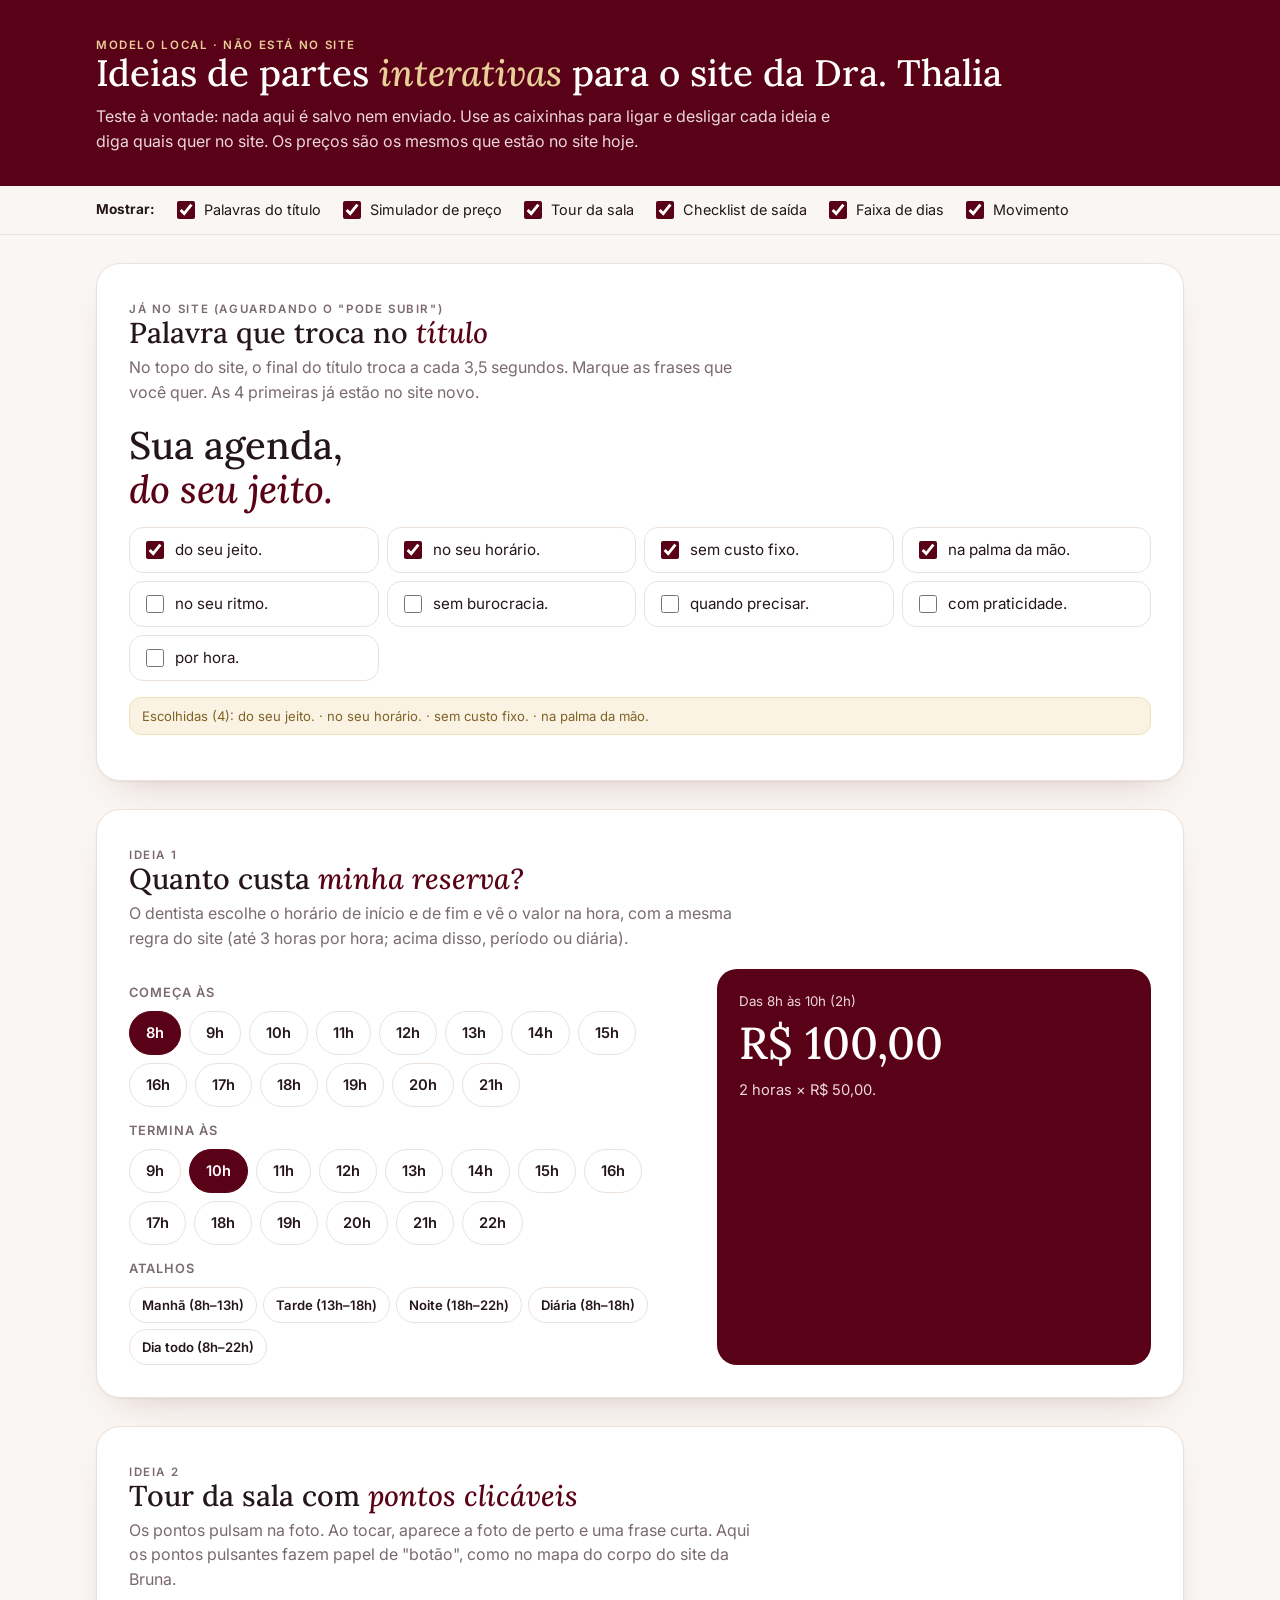
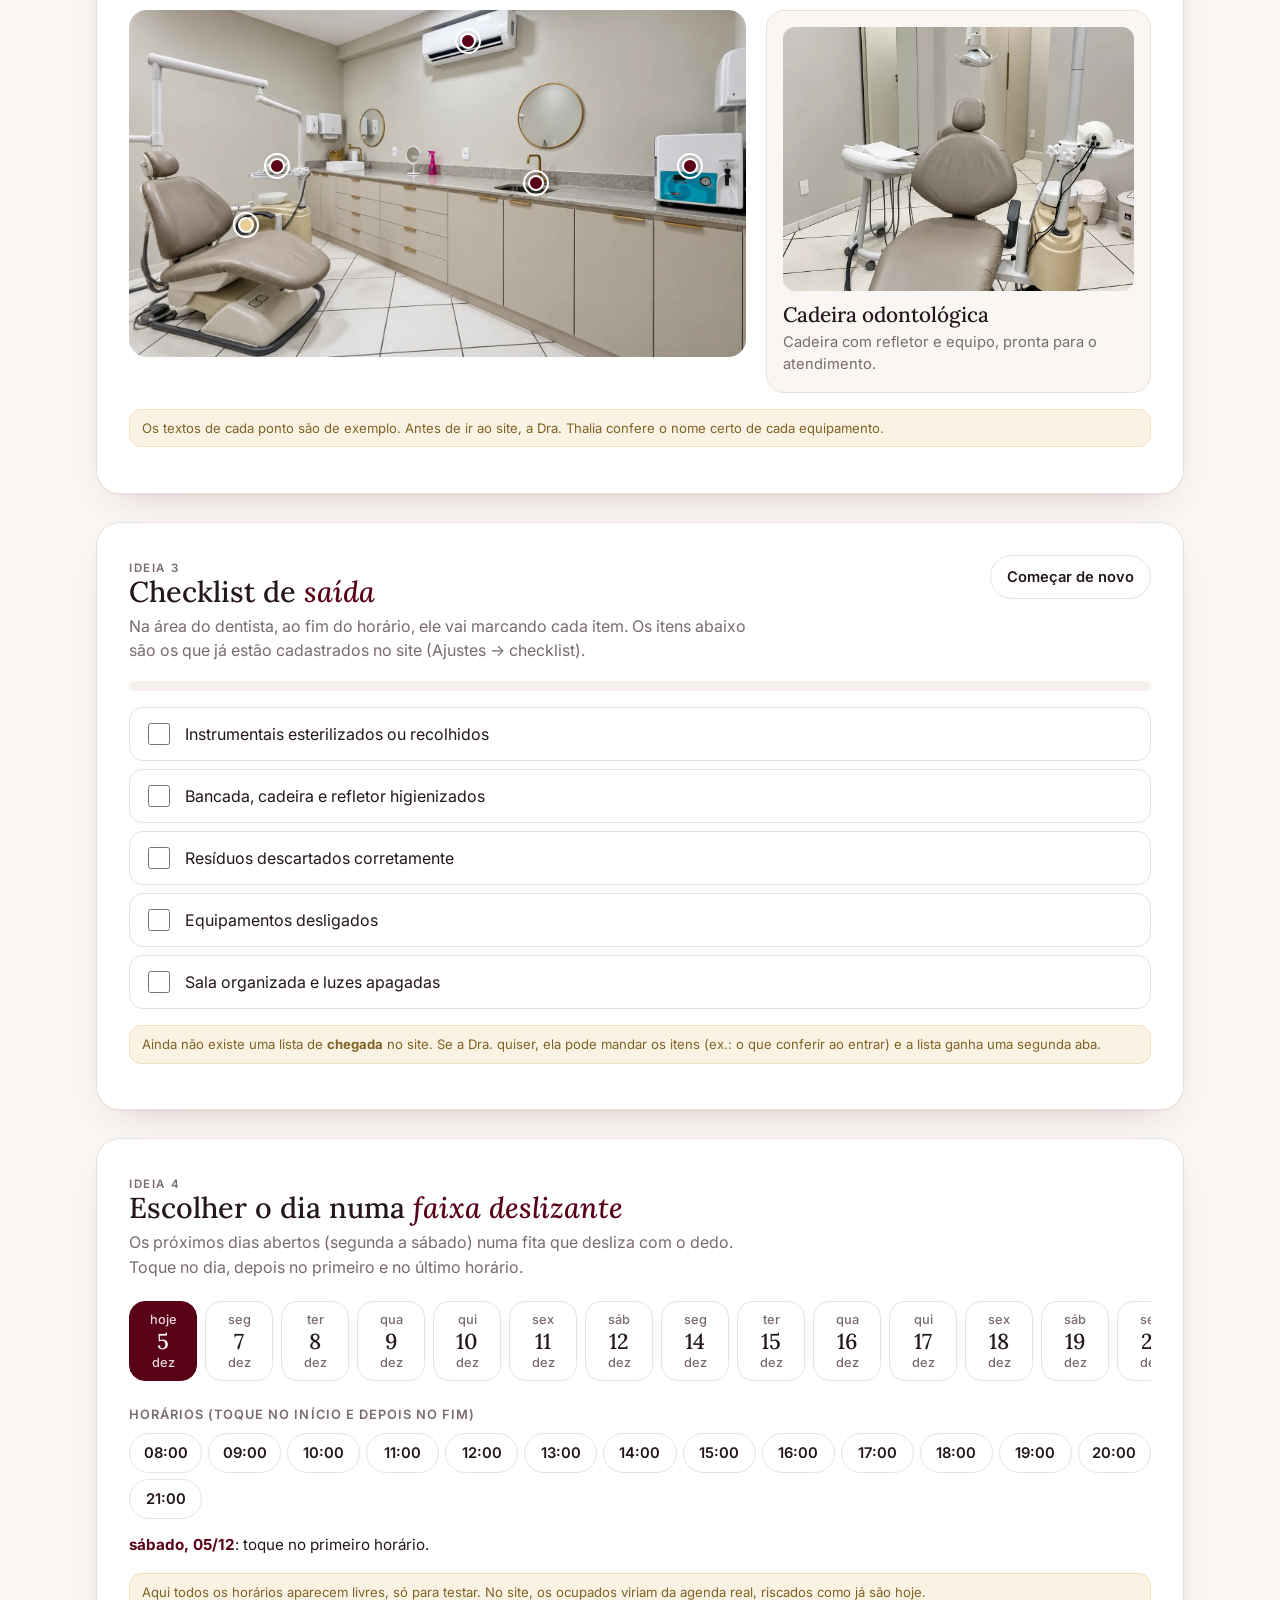
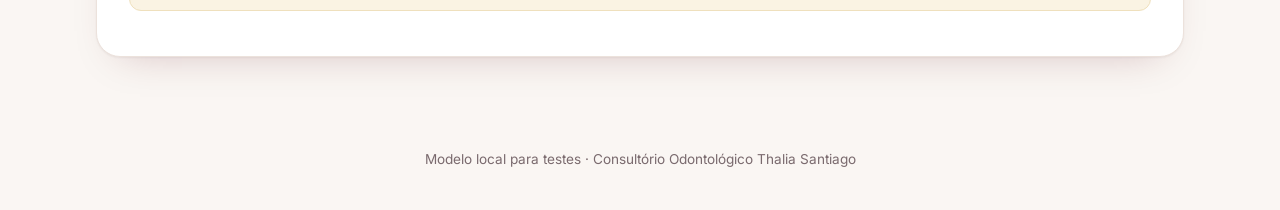
<file: docs/modelos/interativos.html>
<!doctype html>
<html lang="pt-BR">
<head>
<meta charset="utf-8">
<meta name="viewport" content="width=device-width,initial-scale=1">
<title>Modelo: interativos · Dra. Thalia</title>
<meta name="robots" content="noindex">
<link rel="stylesheet" href="https://fonts.googleapis.com/css2?family=Lora:ital,wght@0,500;0,600;1,500&family=Inter:wght@400;500;600&display=swap">
<style>
:root{--bg:#faf6f3;--soft:#f5eeea;--surface:#fff;--ink:#24161a;--muted:#7a6a6e;--line:#ece2dc;--accent:#590117;--accent-h:#6d0d26;--accent-soft:#f6ebee;--hi:#e8cf98;--gold-ink:#806226;--ok:#1f6b45;--ok-soft:#e5f2ea;--fd:"Lora",Georgia,serif;--fb:"Inter",system-ui,sans-serif;--sh:0 1px 2px rgba(36,22,26,.05),0 18px 40px -24px rgba(89,1,23,.25)}
*{box-sizing:border-box}
body{margin:0;background:var(--bg);color:var(--ink);font:400 16px/1.55 var(--fb)}
h1,h2,h3{font-family:var(--fd);font-weight:500;line-height:1.15;margin:0}
h1 em,h2 em{color:var(--accent);font-style:italic}
.in{max-width:1120px;margin:0 auto;padding:0 16px}
header.top{background:var(--accent);color:#fff;padding:28px 0 32px}
header.top h1{font-size:clamp(1.6rem,4vw,2.3rem);color:#fff}
header.top h1 em{color:var(--hi)}
header.top p{color:#ecd7da;margin:10px 0 0;max-width:46em}
.eyebrow{font:600 .72rem var(--fb);letter-spacing:.14em;text-transform:uppercase;color:var(--gold-ink);margin:0 0 8px}
header.top .eyebrow{color:var(--hi)}
.liga{position:sticky;top:0;z-index:5;background:rgba(250,246,243,.95);backdrop-filter:blur(6px);border-bottom:1px solid var(--line)}
.liga .in{display:flex;flex-wrap:wrap;gap:8px 18px;padding-block:12px;align-items:center}
.liga b{font-size:.85rem}
.liga label{display:inline-flex;gap:6px;align-items:center;font-size:.9rem;cursor:pointer}
.liga input{accent-color:var(--accent);width:18px;height:18px}
main{padding:28px 0 64px}
.card{background:var(--surface);border:1px solid var(--line);border-radius:24px;padding:clamp(18px,3vw,32px);box-shadow:var(--sh);margin-bottom:28px}
.card[hidden]{display:none}
.card>.head{display:flex;flex-wrap:wrap;justify-content:space-between;gap:8px 20px;margin-bottom:18px}
.card>.head h2{font-size:clamp(1.35rem,3vw,1.8rem)}
.card>.head>.btn{align-self:start}
.card>.head p{margin:6px 0 0;color:var(--muted);max-width:40em}
.nota{font-size:.82rem;color:var(--gold-ink);background:#faf3e3;border:1px solid #efe0bd;border-radius:12px;padding:8px 12px;margin-top:16px}
.btn{font:600 .92rem var(--fb);border-radius:999px;border:1px solid var(--line);background:var(--surface);color:var(--ink);padding:10px 16px;cursor:pointer;min-height:44px}
.btn:hover{border-color:var(--accent)}
.btn[aria-pressed="true"],.btn.on{background:var(--accent);border-color:var(--accent);color:#fff}
.btn:disabled{opacity:.35;cursor:not-allowed}
.chips{display:flex;flex-wrap:wrap;gap:8px}
.lbl{font-size:.8rem;font-weight:600;color:var(--muted);margin:14px 0 8px;text-transform:uppercase;letter-spacing:.08em}

/* Palavras */
.prev{font:500 clamp(1.5rem,4vw,2.4rem)/1.15 var(--fd);margin:6px 0 16px}
.prev em{color:var(--accent);font-style:italic;display:block;transition:opacity .45s,transform .45s}
.prev em.sai{opacity:0;transform:translateY(10px)}
.ops{display:grid;grid-template-columns:repeat(auto-fill,minmax(200px,1fr));gap:8px}
.ops label{display:flex;gap:8px;align-items:center;border:1px solid var(--line);border-radius:14px;padding:10px 12px;cursor:pointer;font-size:.95rem}
.ops input{accent-color:var(--accent);width:18px;height:18px}

/* Simulador */
.sim{display:grid;grid-template-columns:minmax(0,1.3fr) minmax(0,1fr);gap:24px}
.res{background:var(--accent);color:#fff;border-radius:20px;padding:22px;display:grid;align-content:start;gap:6px}
.res small{color:#ecd7da}
.res .v{font:500 clamp(2rem,5vw,2.8rem)/1.1 var(--fd);color:#fff}
.res .v.fale{font-size:1.4rem}
.res p{margin:6px 0 0;color:#ecd7da;font-size:.92rem}
.res .plano{margin-top:10px;background:rgba(255,255,255,.08);border:1px solid rgba(232,207,152,.35);border-radius:14px;padding:12px;font-size:.9rem;color:#fff}
.res .plano b{color:var(--hi)}
.res a{color:var(--hi)}
.atalhos{display:flex;flex-wrap:wrap;gap:6px;margin-top:6px}
.atalhos .btn{padding:6px 12px;min-height:36px;font-size:.82rem}
@media (max-width:760px){.sim{grid-template-columns:minmax(0,1fr)}}

/* Tour */
.tour{display:grid;grid-template-columns:minmax(0,1.6fr) minmax(0,1fr);gap:20px;align-items:start}
.foto{position:relative;border-radius:18px;overflow:hidden;background:#eee}
.foto img{display:block;width:100%;height:auto}
.pt{position:absolute;width:34px;height:34px;margin:-17px 0 0 -17px;border-radius:50%;border:0;background:transparent;cursor:pointer;padding:0}
.pt::before{content:"";position:absolute;inset:9px;border-radius:50%;background:var(--accent);border:2px solid #fff;box-shadow:0 2px 8px rgba(0,0,0,.35)}
.pt::after{content:"";position:absolute;inset:4px;border-radius:50%;border:2px solid #fff}
.pt.on::before{background:var(--hi)}
.pt:focus-visible{outline:3px solid var(--hi);outline-offset:2px}
.mov .pt:not(.on)::after{animation:pulso 2.4s ease-out infinite}
.mov .pt:nth-of-type(even)::after{animation-delay:1.2s}
@keyframes pulso{0%{transform:scale(.6);opacity:.9}100%{transform:scale(1.8);opacity:0}}
.det{border:1px solid var(--line);border-radius:18px;padding:16px;background:var(--bg)}
.det img{width:100%;border-radius:12px;display:block;aspect-ratio:4/3;object-fit:cover;background:#eee}
.det h3{font-size:1.3rem;margin:12px 0 4px}
.det p{margin:0;color:var(--muted);font-size:.92rem}
@media (max-width:760px){.tour{grid-template-columns:minmax(0,1fr)}}

/* Checklist */
.barra{height:10px;border-radius:10px;background:var(--soft);overflow:hidden;margin:4px 0 16px}
.barra i{display:block;height:100%;width:0;background:var(--accent);transition:width .35s}
.ck{list-style:none;margin:0;padding:0;display:grid;gap:8px}
.ck label{display:flex;gap:12px;align-items:center;border:1px solid var(--line);border-radius:14px;padding:12px 14px;cursor:pointer;transition:background .2s,border-color .2s}
.ck input{accent-color:var(--ok);width:22px;height:22px;flex:none}
.ck label:has(input:checked){background:var(--ok-soft);border-color:#b9dcc7}
.ck label:has(input:checked) span{text-decoration:line-through;color:var(--muted)}
.fim{margin-top:14px;padding:14px;border-radius:14px;background:var(--ok-soft);color:var(--ok);font-weight:600}

/* Faixa de dias */
.dias{display:flex;gap:8px;overflow-x:auto;padding:4px 2px 10px;scroll-snap-type:x mandatory}
.dia{flex:none;width:68px;scroll-snap-align:start;border:1px solid var(--line);border-radius:16px;background:var(--surface);padding:10px 0;text-align:center;cursor:pointer;font:500 .8rem var(--fb);color:var(--muted)}
.dia b{display:block;font:500 1.35rem var(--fd);color:var(--ink)}
.dia[aria-pressed="true"]{background:var(--accent);border-color:var(--accent);color:#ecd7da}
.dia[aria-pressed="true"] b{color:#fff}
.horas{display:grid;grid-template-columns:repeat(auto-fill,minmax(70px,1fr));gap:6px}
.horas .btn{padding:8px 0;min-height:40px}
.horas .btn.meio{background:var(--accent-soft);border-color:#e3c9cf;color:var(--accent)}
.resumo{margin-top:14px;font-size:.95rem}
.resumo b{color:var(--accent)}
footer{color:var(--muted);font-size:.85rem;text-align:center;padding:0 16px 40px}
</style>
</head>
<body>
<header class="top"><div class="in">
  <p class="eyebrow">Modelo local · não está no site</p>
  <h1>Ideias de partes <em>interativas</em> para o site da Dra. Thalia</h1>
  <p>Teste à vontade: nada aqui é salvo nem enviado. Use as caixinhas para ligar e desligar cada ideia e diga quais quer no site. Os preços são os mesmos que estão no site hoje.</p>
</div></header>

<div class="liga"><div class="in">
  <b>Mostrar:</b>
  <label><input type="checkbox" data-liga="c-pal" checked> Palavras do título</label>
  <label><input type="checkbox" data-liga="c-sim" checked> Simulador de preço</label>
  <label><input type="checkbox" data-liga="c-tour" checked> Tour da sala</label>
  <label><input type="checkbox" data-liga="c-ck" checked> Checklist de saída</label>
  <label><input type="checkbox" data-liga="c-dias" checked> Faixa de dias</label>
  <label><input type="checkbox" id="mov" checked> Movimento</label>
</div></div>

<main><div class="in">

<!-- 0. Palavras que trocam -->
<section class="card" id="c-pal">
  <div class="head"><div><p class="eyebrow">Já no site (aguardando o "pode subir")</p><h2>Palavra que troca no <em>título</em></h2><p>No topo do site, o final do título troca a cada 3,5 segundos. Marque as frases que você quer. As 4 primeiras já estão no site novo.</p></div></div>
  <div class="prev">Sua agenda,<em id="pal-prev">do seu jeito.</em></div>
  <div class="ops" id="pal-ops"></div>
  <p class="nota" id="pal-sel"></p>
</section>

<!-- 1. Simulador -->
<section class="card" id="c-sim">
  <div class="head"><div><p class="eyebrow">Ideia 1</p><h2>Quanto custa <em>minha reserva?</em></h2><p>O dentista escolhe o horário de início e de fim e vê o valor na hora, com a mesma regra do site (até 3 horas por hora; acima disso, período ou diária).</p></div></div>
  <div class="sim">
    <div>
      <p class="lbl">Começa às</p><div class="chips" id="s-de"></div>
      <p class="lbl">Termina às</p><div class="chips" id="s-ate"></div>
      <p class="lbl">Atalhos</p><div class="atalhos" id="s-at"></div>
    </div>
    <div class="res" id="s-res" aria-live="polite"></div>
  </div>
</section>

<!-- 2. Tour -->
<section class="card" id="c-tour">
  <div class="head"><div><p class="eyebrow">Ideia 2</p><h2>Tour da sala com <em>pontos clicáveis</em></h2><p>Os pontos pulsam na foto. Ao tocar, aparece a foto de perto e uma frase curta. Aqui os pontos pulsantes fazem papel de "botão", como no mapa do corpo do site da Bruna.</p></div></div>
  <div class="tour">
    <div class="foto" id="t-foto"><img src="../../consultorio-thalia/assets/consultorio/consultorio-panorama.webp" alt="Sala do consultório" width="1600" height="900"></div>
    <div class="det" id="t-det" aria-live="polite"></div>
  </div>
  <p class="nota">Os textos de cada ponto são de exemplo. Antes de ir ao site, a Dra. Thalia confere o nome certo de cada equipamento.</p>
</section>

<!-- 3. Checklist -->
<section class="card" id="c-ck">
  <div class="head"><div><p class="eyebrow">Ideia 3</p><h2>Checklist de <em>saída</em></h2><p>Na área do dentista, ao fim do horário, ele vai marcando cada item. Os itens abaixo são os que já estão cadastrados no site (Ajustes → checklist).</p></div><button class="btn" type="button" id="ck-zera">Começar de novo</button></div>
  <div class="barra"><i id="ck-bar"></i></div>
  <ul class="ck" id="ck"></ul>
  <div class="fim" id="ck-fim" hidden>Tudo pronto! Obrigada por deixar o consultório organizado.</div>
  <p class="nota">Ainda não existe uma lista de <b>chegada</b> no site. Se a Dra. quiser, ela pode mandar os itens (ex.: o que conferir ao entrar) e a lista ganha uma segunda aba.</p>
</section>

<!-- 4. Faixa de dias -->
<section class="card" id="c-dias">
  <div class="head"><div><p class="eyebrow">Ideia 4</p><h2>Escolher o dia numa <em>faixa deslizante</em></h2><p>Os próximos dias abertos (segunda a sábado) numa fita que desliza com o dedo. Toque no dia, depois no primeiro e no último horário.</p></div></div>
  <div class="dias" id="d-dias"></div>
  <p class="lbl">Horários (toque no início e depois no fim)</p>
  <div class="horas" id="d-horas"></div>
  <div class="resumo" id="d-res"></div>
  <p class="nota">Aqui todos os horários aparecem livres, só para testar. No site, os ocupados viriam da agenda real, riscados como já são hoje.</p>
</section>

</div></main>
<footer>Modelo local para testes · Consultório Odontológico Thalia Santiago</footer>

<script>
/* ---------- Dados reais do site (CFG no index.html e valores do banco) ---------- */
const CFG = {
  abre: 8, fecha: 22, dias: [1, 2, 3, 4, 5, 6], valorHora: 50, limiteHoras: 3,
  periodos: [{ de: 8, ate: 13, valor: 180 }, { de: 13, ate: 18, valor: 180 }, { de: 18, ate: 22, valor: 180 }],
  diaria: { de: 8, ate: 18, valor: 350 },
  planos: { diaria: 1000, periodo: 600 },
  checklist: ['Instrumentais esterilizados ou recolhidos', 'Bancada, cadeira e refletor higienizados', 'Resíduos descartados corretamente', 'Equipamentos desligados', 'Sala organizada e luzes apagadas']
};
const BRL = v => v.toLocaleString('pt-BR', { style: 'currency', currency: 'BRL' });
const $ = id => document.getElementById(id);
const quieto = () => !$('mov').checked || matchMedia('(prefers-reduced-motion: reduce)').matches;
/* Mesma regra do site (precoPeriodos) */
function precoPeriodos(h1, h2) {
  const P = CFG.periodos, D = CFG.diaria;
  const NP = { 8: 'manhã', 13: 'tarde', 18: 'noite' };
  for (const p of P) if (h1 >= p.de && h2 <= p.ate) return { v: p.valor, nome: 'período da ' + NP[p.de], tipo: 'periodo' };
  let acc = 0, cur = h1, nome = [];
  if (h1 === D.de && h2 >= D.ate) { acc = D.valor; cur = D.ate; nome.push('diária'); }
  while (cur < h2) { const p = P.find(x => x.de === cur && x.ate <= h2); if (!p) return null; acc += p.valor; cur = p.ate; nome.push(NP[p.de]); }
  const n = nome.join(' + ');
  return { v: acc, nome: n === 'diária + noite' ? 'dia todo (diária + noite)' : n === 'diária' ? 'diária' : 'períodos (' + n + ')', tipo: n === 'diária' ? 'diaria' : 'outro' };
}
function preco(h1, h2) {
  const h = h2 - h1;
  if (h <= CFG.limiteHoras) return { v: h * CFG.valorHora, txt: `${h} hora${h > 1 ? 's' : ''} × ${BRL(CFG.valorHora)}` };
  const p = precoPeriodos(h1, h2);
  if (!p) return null;
  return { v: p.v, txt: `Acima de ${CFG.limiteHoras} horas vale o preço por período. Aqui: ${p.nome}`, tipo: p.tipo };
}

/* ---------- Ligar e desligar ---------- */
document.querySelectorAll('[data-liga]').forEach(c => {
  const aplica = () => { $(c.dataset.liga).hidden = !c.checked; };
  c.addEventListener('change', aplica); aplica();
});
const movAplica = () => document.body.classList.toggle('mov', !quieto());
$('mov').addEventListener('change', movAplica); movAplica();

/* ---------- 0. Palavras ---------- */
const PAL = [['do seu jeito.', 1], ['no seu horário.', 1], ['sem custo fixo.', 1], ['na palma da mão.', 1], ['no seu ritmo.', 0], ['sem burocracia.', 0], ['quando precisar.', 0], ['com praticidade.', 0], ['por hora.', 0]];
$('pal-ops').innerHTML = PAL.map(([w, on], i) => `<label><input type="checkbox" value="${i}"${on ? ' checked' : ''}> ${w}</label>`).join('');
let pi = 0;
const escolhidas = () => [...$('pal-ops').querySelectorAll('input:checked')].map(i => PAL[i.value][0]);
function palSel() { const e = escolhidas(); $('pal-sel').textContent = e.length ? `Escolhidas (${e.length}): ${e.join(' · ')}` : 'Marque pelo menos uma frase.'; }
$('pal-ops').addEventListener('change', palSel); palSel();
setInterval(() => {
  const e = escolhidas(), el = $('pal-prev'); if (!e.length || $('c-pal').hidden) return;
  if (quieto()) { el.textContent = e[0]; return; }
  el.classList.add('sai');
  setTimeout(() => { pi = (pi + 1) % e.length; el.textContent = e[pi]; el.classList.remove('sai'); }, 450);
}, 3500);

/* ---------- 1. Simulador ---------- */
const sim = { de: 8, ate: 10 };
function simRender() {
  $('s-de').innerHTML = Array.from({ length: CFG.fecha - CFG.abre }, (_, i) => CFG.abre + i).map(h => `<button type="button" class="btn" data-h="${h}" aria-pressed="${h === sim.de}">${h}h</button>`).join('');
  $('s-ate').innerHTML = Array.from({ length: CFG.fecha - CFG.abre }, (_, i) => CFG.abre + 1 + i).map(h => `<button type="button" class="btn" data-h="${h}" aria-pressed="${h === sim.ate}" ${h <= sim.de ? 'disabled' : ''}>${h}h</button>`).join('');
  const p = preco(sim.de, sim.ate);
  let html = `<small>Das ${sim.de}h às ${sim.ate}h (${sim.ate - sim.de}h)</small>`;
  if (p) {
    html += `<div class="v">${BRL(p.v)}</div><p>${p.txt}.</p>`;
    if (p.tipo === 'periodo') html += `<div class="plano">Vem <b>toda semana</b> nesse período? 4 reservas avulsas = ${BRL(4 * p.v)}. No <b>plano mensal de meio período</b>: ${BRL(CFG.planos.periodo)}/mês.</div>`;
    if (p.tipo === 'diaria') html += `<div class="plano">Vem <b>toda semana</b>? 4 diárias avulsas = ${BRL(4 * p.v)}. No <b>plano mensal de diária</b>: ${BRL(CFG.planos.diaria)}/mês.</div>`;
  } else html += `<div class="v fale">Combine com a Dra. Thalia</div><p>Acima de ${CFG.limiteHoras} horas, a reserva é por período (manhã 8h–13h, tarde 13h–18h, noite 18h–22h), diária (8h–18h) ou dia todo (8h–22h). Para outro intervalo, <a href="#" onclick="return false">fale pelo WhatsApp</a>.</p>`;
  $('s-res').innerHTML = html;
}
$('s-de').addEventListener('click', e => { const b = e.target.closest('[data-h]'); if (!b) return; sim.de = +b.dataset.h; if (sim.ate <= sim.de) sim.ate = Math.min(CFG.fecha, sim.de + 1); simRender(); });
$('s-ate').addEventListener('click', e => { const b = e.target.closest('[data-h]'); if (!b || b.disabled) return; sim.ate = +b.dataset.h; simRender(); });
const AT = [['Manhã', 8, 13], ['Tarde', 13, 18], ['Noite', 18, 22], ['Diária', 8, 18], ['Dia todo', 8, 22]];
$('s-at').innerHTML = AT.map(([n, a, b]) => `<button type="button" class="btn" data-a="${a}" data-b="${b}">${n} (${a}h–${b}h)</button>`).join('');
$('s-at').addEventListener('click', e => { const b = e.target.closest('[data-a]'); if (!b) return; sim.de = +b.dataset.a; sim.ate = +b.dataset.b; simRender(); });
simRender();

/* ---------- 2. Tour ---------- */
const F = '../../consultorio-thalia/assets/consultorio/';
const PONTOS = [
  { x: 19, y: 62, nome: 'Cadeira odontológica', foto: 'consultorio-cadeira.webp', txt: 'Cadeira com refletor e equipo, pronta para o atendimento.' },
  { x: 24, y: 45, nome: 'Equipo', foto: 'consultorio-equipo.webp', txt: 'Equipo junto à cadeira.' },
  { x: 66, y: 50, nome: 'Bancada com pia', foto: 'consultorio-bancada.webp', txt: 'Bancada ampla com gavetas e pia.' },
  { x: 91, y: 45, nome: 'Autoclave', foto: 'consultorio-autoclave.webp', txt: 'Autoclave na bancada para esterilização.' },
  { x: 55, y: 9, nome: 'Ar-condicionado', foto: 'consultorio-sala.webp', txt: 'Sala climatizada.' }
];
$('t-foto').insertAdjacentHTML('beforeend', PONTOS.map((p, i) => `<button type="button" class="pt" style="left:${p.x}%;top:${p.y}%" data-i="${i}" aria-label="${p.nome}"></button>`).join(''));
function tourMostra(i) {
  const p = PONTOS[i];
  document.querySelectorAll('.pt').forEach(b => b.classList.toggle('on', +b.dataset.i === i));
  $('t-det').innerHTML = `<img src="${F + p.foto}" alt="${p.nome}" loading="lazy"><h3>${p.nome}</h3><p>${p.txt}</p>`;
}
$('t-foto').addEventListener('click', e => { const b = e.target.closest('.pt'); if (b) tourMostra(+b.dataset.i); });
tourMostra(0);

/* ---------- 3. Checklist ---------- */
function ckRender() {
  $('ck').innerHTML = CFG.checklist.map((t, i) => `<li><label><input type="checkbox" data-i="${i}"><span>${t}</span></label></li>`).join('');
  ckConta();
}
function ckConta() {
  const all = $('ck').querySelectorAll('input'), ok = [...all].filter(i => i.checked).length;
  $('ck-bar').style.width = (ok / all.length * 100) + '%';
  $('ck-fim').hidden = ok !== all.length;
  if (ok === all.length && navigator.vibrate && !quieto()) try { navigator.vibrate(40); } catch (_) {}
}
$('ck').addEventListener('change', ckConta); $('ck-zera').addEventListener('click', ckRender); ckRender();

/* ---------- 4. Faixa de dias ---------- */
const SEM = ['dom', 'seg', 'ter', 'qua', 'qui', 'sex', 'sáb'];
const dias = []; for (let d = new Date(), n = 0; dias.length < 18 && n < 40; n++) { const x = new Date(d.getFullYear(), d.getMonth(), d.getDate() + n); if (CFG.dias.includes(x.getDay())) dias.push(x); }
const fx = { dia: 0, de: null, ate: null };
$('d-dias').innerHTML = dias.map((d, i) => `<button type="button" class="dia" data-i="${i}" aria-pressed="${i === 0}">${i === 0 && d.toDateString() === new Date().toDateString() ? 'hoje' : SEM[d.getDay()]}<b>${d.getDate()}</b>${d.toLocaleDateString('pt-BR', { month: 'short' }).replace('.', '')}</button>`).join('');
$('d-dias').addEventListener('click', e => { const b = e.target.closest('.dia'); if (!b) return; fx.dia = +b.dataset.i; fx.de = fx.ate = null; document.querySelectorAll('.dia').forEach(x => x.setAttribute('aria-pressed', x === b)); fxRender(); });
function fxRender() {
  $('d-horas').innerHTML = Array.from({ length: CFG.fecha - CFG.abre }, (_, i) => CFG.abre + i).map(h => {
    const on = fx.de != null && (h === fx.de || (fx.ate != null && h >= fx.de && h < fx.ate));
    const ponta = h === fx.de || (fx.ate != null && h === fx.ate - 1);
    return `<button type="button" class="btn${on && !ponta ? ' meio' : ''}" data-h="${h}" aria-pressed="${on && ponta}">${String(h).padStart(2, '0')}:00</button>`;
  }).join('');
  const d = dias[fx.dia], dt = d.toLocaleDateString('pt-BR', { weekday: 'long', day: '2-digit', month: '2-digit' });
  if (fx.de == null) { $('d-res').innerHTML = `<b>${dt}</b>: toque no primeiro horário.`; return; }
  if (fx.ate == null) { $('d-res').innerHTML = `<b>${dt}</b>, a partir das ${fx.de}h. Toque no último horário (ou no mesmo, para 1 hora).`; return; }
  const p = preco(fx.de, fx.ate);
  $('d-res').innerHTML = `<b>${dt}</b>, das ${fx.de}h às ${fx.ate}h: ${p ? `<b>${BRL(p.v)}</b>` : 'combine com a Dra. Thalia'}. <span style="color:var(--muted)">(No site, aqui viria o botão "Reservar".)</span>`;
}
$('d-horas').addEventListener('click', e => {
  const b = e.target.closest('[data-h]'); if (!b) return; const h = +b.dataset.h;
  if (fx.de == null || fx.ate != null) { fx.de = h; fx.ate = null; }
  else if (h < fx.de) fx.de = h;
  else fx.ate = h + 1;
  fxRender();
});
fxRender();
</script>
</body>
</html>
</file>
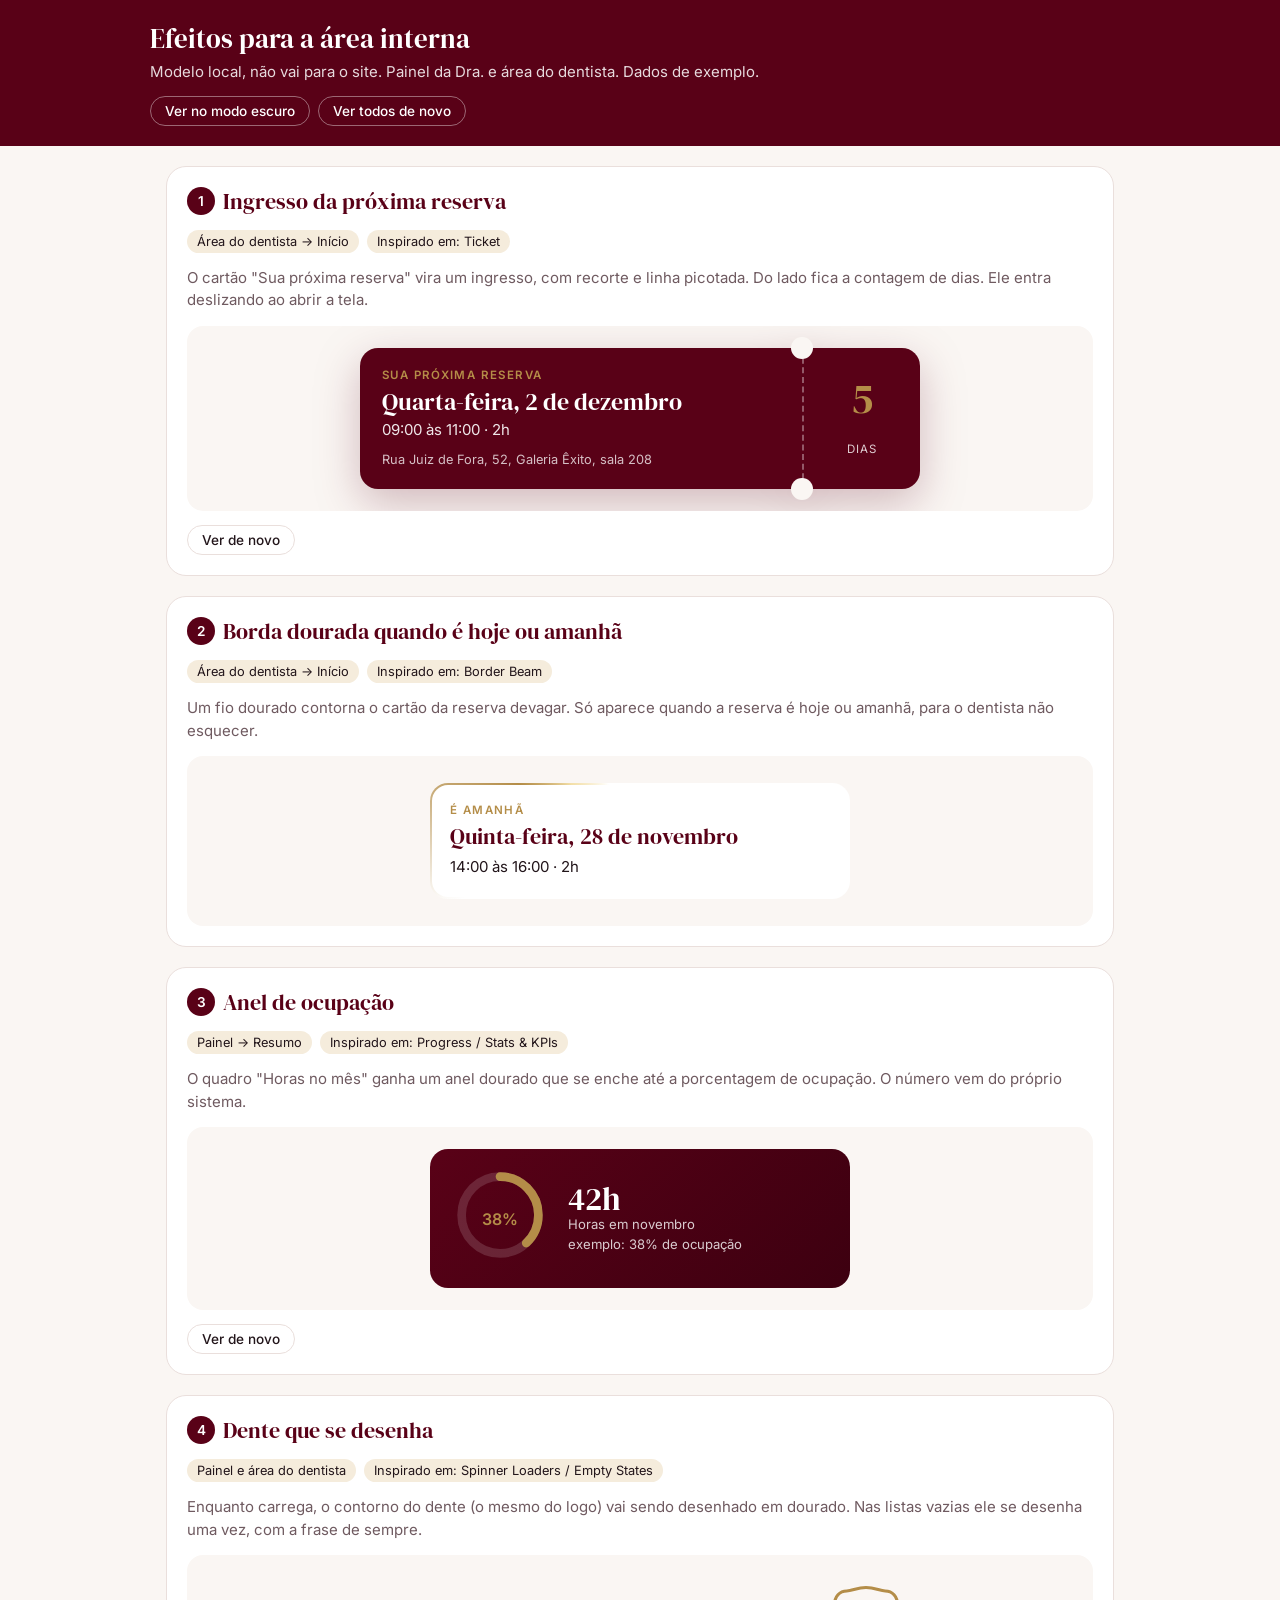
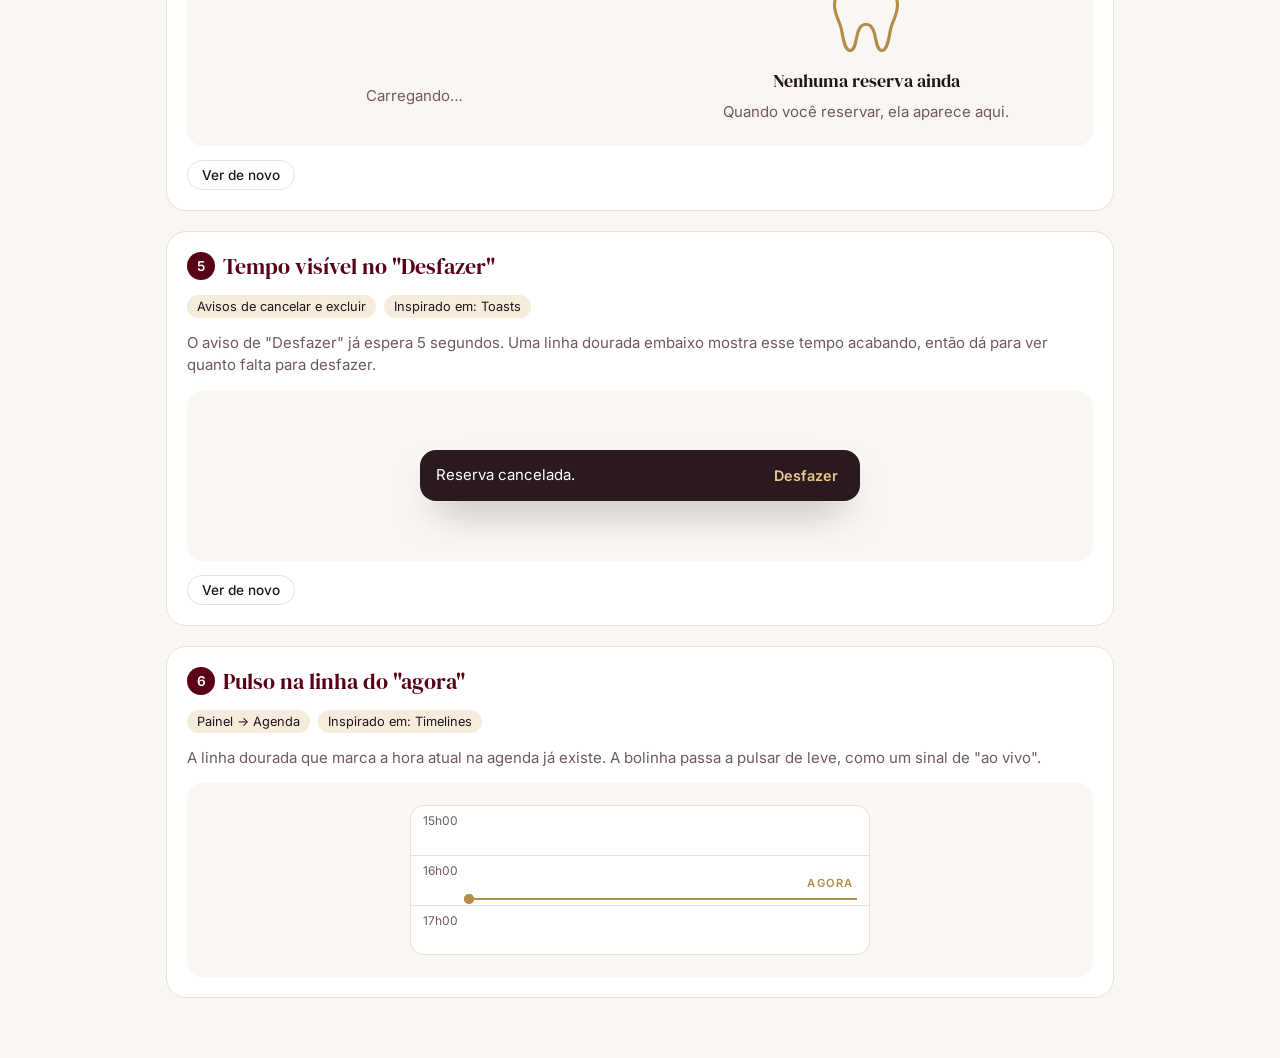
<file: docs/modelos/interno.html>
<!doctype html>
<html lang="pt-BR">
<head>
<meta charset="utf-8">
<meta name="viewport" content="width=device-width,initial-scale=1">
<title>Efeitos da área interna</title>
<link rel="preconnect" href="https://fonts.googleapis.com">
<link href="https://fonts.googleapis.com/css2?family=DM+Serif+Display&family=Inter:wght@400;500;600&display=swap" rel="stylesheet">
<style>
/* MODELO LOCAL (não vai para o site). Ideias para o painel e a área do dentista, inspiradas em categorias do 21st.dev. Dados de exemplo, sem preços. */
:root{--bg:#faf6f3;--card:#fff;--ink:#22151a;--muted:#6f5a60;--line:#eadfdc;--vinho:#590117;--vinho2:#7a0a26;--gold:#b48d48;--gold-soft:#f5ecdc;--rose:#f6e7ea;--font-t:'DM Serif Display',Georgia,serif;--font-b:Inter,system-ui,sans-serif}
:root[data-theme="dark"]{--bg:#170a0f;--card:#221218;--ink:#f3e9eb;--muted:#c4aeb3;--line:#3a242c;--vinho:#8c1733;--vinho2:#a5203f;--gold:#d9bb6f;--gold-soft:#33261a;--rose:#2c161d}
*{box-sizing:border-box}
body{margin:0;background:var(--bg);color:var(--ink);font:15px/1.5 var(--font-b)}
header{background:var(--vinho);color:#fff;padding:20px 16px}
header .in,main{max-width:980px;margin:0 auto}
header h1{font:400 1.7rem var(--font-t);margin:0}
header p{margin:4px 0 0;opacity:.85}
.bar{display:flex;gap:8px;flex-wrap:wrap;margin-top:12px}
.bar button,.rep{border:1px solid rgba(255,255,255,.4);background:none;color:inherit;border-radius:999px;padding:6px 14px;font:500 .85rem var(--font-b);cursor:pointer}
main{padding:20px 16px 60px;display:grid;gap:20px}
.idea{background:var(--card);border:1px solid var(--line);border-radius:20px;padding:20px;display:grid;gap:14px}
.idea h2{font:400 1.35rem var(--font-t);margin:0;color:var(--vinho)}
:root[data-theme="dark"] .idea h2{color:var(--gold)}
.meta{display:flex;gap:8px;flex-wrap:wrap;font-size:.8rem}
.meta span{background:var(--gold-soft);color:var(--ink);border-radius:999px;padding:2px 10px}
.idea p.d{margin:0;color:var(--muted)}
.stage{background:var(--bg);border-radius:16px;padding:22px 16px;display:grid;place-items:center;min-height:170px;position:relative;overflow:hidden}
.rep{border-color:var(--line);color:var(--ink);justify-self:start}
.num{display:inline-grid;place-items:center;width:28px;height:28px;border-radius:50%;background:var(--vinho);color:#fff;font:600 .85rem var(--font-b);margin-right:8px;vertical-align:3px}

/* 1. Ingresso */
.tk{display:grid;grid-template-columns:1fr auto;width:min(560px,100%);border-radius:18px;background:var(--vinho);color:#fff;position:relative;filter:drop-shadow(0 14px 22px rgba(89,1,23,.25))}
.tk .a{padding:20px 22px}
.tk .b{padding:20px 18px;border-left:2px dashed rgba(255,255,255,.35);display:grid;place-items:center;text-align:center;min-width:118px}
.tk::before,.tk::after{content:"";position:absolute;width:22px;height:22px;border-radius:50%;background:var(--bg);right:107px}
.tk::before{top:-11px}.tk::after{bottom:-11px}
.tk .ey{font:600 .72rem var(--font-b);letter-spacing:.12em;color:var(--gold)}
.tk h3{font:400 1.5rem/1.15 var(--font-t);margin:6px 0 4px}
.tk .h{opacity:.9}
.tk .end{font-size:.8rem;opacity:.75;margin-top:8px}
.tk .big{font:400 2.6rem/1 var(--font-t);color:var(--gold)}
.tk .lb{font-size:.72rem;letter-spacing:.1em;text-transform:uppercase;opacity:.8}
.tk.go{animation:tkIn .7s cubic-bezier(.2,.8,.2,1)}
@keyframes tkIn{from{opacity:0;transform:translateY(14px) rotate(-1.5deg)}to{opacity:1;transform:none}}
@media (max-width:520px){.tk{grid-template-columns:1fr}.tk .b{border-left:0;border-top:2px dashed rgba(255,255,255,.35);grid-auto-flow:column;gap:10px;justify-content:start;align-items:center;height:80px;padding:0 18px}.tk::before,.tk::after{right:auto;top:auto;bottom:69px}.tk::before{left:-11px}.tk::after{right:-11px}}

/* 2. Borda dourada */
.beam{position:relative;width:min(420px,100%);border-radius:18px;padding:20px;background:var(--card);overflow:hidden;isolation:isolate}
.beam::before{content:"";position:absolute;inset:-60%;background:conic-gradient(from 0deg,transparent 0 70%,var(--gold) 82%,#f3dfa8 86%,transparent 92%);animation:gira 4s linear infinite;z-index:-2}
.beam::after{content:"";position:absolute;inset:2px;border-radius:16px;background:var(--card);z-index:-1}
@keyframes gira{to{transform:rotate(1turn)}}
.beam .ey{font:600 .72rem var(--font-b);letter-spacing:.12em;color:var(--gold)}
.beam h3{font:400 1.4rem var(--font-t);margin:4px 0;color:var(--vinho)}
:root[data-theme="dark"] .beam h3{color:var(--ink)}

/* 3. Anel */
.ring{display:flex;gap:20px;align-items:center;background:linear-gradient(135deg,var(--vinho),#3d0010);color:#fff;border-radius:18px;padding:18px 22px;width:min(420px,100%)}
.ring svg{width:96px;height:96px;transform:rotate(-90deg);flex:none}
.ring circle{fill:none;stroke-width:9}
.ring .bgc{stroke:rgba(255,255,255,.14)}
.ring .fg{stroke:var(--gold);stroke-linecap:round;stroke-dasharray:251.3;stroke-dashoffset:251.3;transition:stroke-dashoffset 1.4s cubic-bezier(.2,.8,.2,1)}
.ring .v{font:400 2rem/1 var(--font-t)}
.ring .s{font-size:.82rem;opacity:.8}
.ring .wrap{position:relative}
.ring .pc{position:absolute;inset:0;display:grid;place-items:center;font:600 1rem var(--font-b);color:var(--gold)}

/* 4. Dente */
.td{display:grid;justify-items:center;gap:8px;color:var(--muted);text-align:center}
.td svg{width:84px;height:84px;overflow:visible}
.td path{fill:none;stroke:var(--gold);stroke-width:.9;stroke-linecap:round;stroke-linejoin:round;stroke-dasharray:80;stroke-dashoffset:80}
.td.load path{animation:desenha 2.2s ease-in-out infinite}
.td.vazio path{animation:desenha1 1.6s ease-out forwards}
@keyframes desenha{0%{stroke-dashoffset:80}55%{stroke-dashoffset:0}100%{stroke-dashoffset:-80}}
@keyframes desenha1{to{stroke-dashoffset:0}}
.td .t{font:400 1.1rem var(--font-t);color:var(--ink)}
.two{display:grid;grid-template-columns:1fr 1fr;gap:30px;width:100%}
@media (max-width:520px){.two{grid-template-columns:1fr}}

/* 5. Toast */
.toast{position:relative;overflow:hidden;display:flex;justify-content:space-between;align-items:center;gap:12px;background:#2a1a1f;color:#fff;border-radius:16px;padding:14px 16px;width:min(440px,100%);box-shadow:0 20px 40px -18px rgba(34,21,26,.55)}
.toast button{background:none;border:0;color:#e9c98a;font:600 .9rem var(--font-b);cursor:pointer}
.toast i{position:absolute;left:0;bottom:0;height:3px;background:var(--gold);width:100%;transform-origin:left}
.toast.go i{animation:encolhe 5s linear forwards}
@keyframes encolhe{to{transform:scaleX(0)}}

/* 6. Linha do agora */
.ag{width:min(460px,100%);border:1px solid var(--line);border-radius:14px;background:var(--card);position:relative;height:150px;background-image:repeating-linear-gradient(to bottom,transparent 0 49px,var(--line) 49px 50px)}
.ag .now{position:absolute;left:58px;right:12px;top:92px;height:2px;background:var(--gold)}
.ag .now::before{content:"";position:absolute;left:-5px;top:-4px;width:10px;height:10px;border-radius:50%;background:var(--gold)}
.ag .now::after{content:"";position:absolute;left:-5px;top:-4px;width:10px;height:10px;border-radius:50%;background:var(--gold);animation:pulso 2s ease-out infinite}
@keyframes pulso{from{transform:scale(1);opacity:.7}to{transform:scale(3.2);opacity:0}}
.ag .hh{position:absolute;left:12px;font-size:.75rem;color:var(--muted)}
.ag .tag{position:absolute;right:16px;top:70px;font:600 .7rem var(--font-b);color:var(--gold);letter-spacing:.1em}

@media (prefers-reduced-motion:reduce){*,*::before,*::after{animation:none!important;transition:none!important}.td path{stroke-dashoffset:0}}
</style>
</head>
<body>
<header><div class="in">
  <h1>Efeitos para a área interna</h1>
  <p>Modelo local, não vai para o site. Painel da Dra. e área do dentista. Dados de exemplo.</p>
  <div class="bar"><button type="button" id="tema">Ver no modo escuro</button><button type="button" id="tudo">Ver todos de novo</button></div>
</div></header>
<main>

<section class="idea">
  <h2><span class="num">1</span>Ingresso da próxima reserva</h2>
  <div class="meta"><span>Área do dentista → Início</span><span>Inspirado em: Ticket</span></div>
  <p class="d">O cartão "Sua próxima reserva" vira um ingresso, com recorte e linha picotada. Do lado fica a contagem de dias. Ele entra deslizando ao abrir a tela.</p>
  <div class="stage"><div class="tk go" id="tk">
    <div class="a"><div class="ey">SUA PRÓXIMA RESERVA</div><h3>Quarta-feira, 2 de dezembro</h3><div class="h">09:00 às 11:00 · 2h</div><div class="end">Rua Juiz de Fora, 52, Galeria Êxito, sala 208</div></div>
    <div class="b"><div class="big">5</div><div class="lb">dias</div></div>
  </div></div>
  <button class="rep" type="button" data-rep="tk">Ver de novo</button>
</section>

<section class="idea">
  <h2><span class="num">2</span>Borda dourada quando é hoje ou amanhã</h2>
  <div class="meta"><span>Área do dentista → Início</span><span>Inspirado em: Border Beam</span></div>
  <p class="d">Um fio dourado contorna o cartão da reserva devagar. Só aparece quando a reserva é hoje ou amanhã, para o dentista não esquecer.</p>
  <div class="stage"><div class="beam"><div class="ey">É AMANHÃ</div><h3>Quinta-feira, 28 de novembro</h3><div>14:00 às 16:00 · 2h</div></div></div>
</section>

<section class="idea">
  <h2><span class="num">3</span>Anel de ocupação</h2>
  <div class="meta"><span>Painel → Resumo</span><span>Inspirado em: Progress / Stats &amp; KPIs</span></div>
  <p class="d">O quadro "Horas no mês" ganha um anel dourado que se enche até a porcentagem de ocupação. O número vem do próprio sistema.</p>
  <div class="stage"><div class="ring">
    <div class="wrap"><svg viewBox="0 0 100 100"><circle class="bgc" cx="50" cy="50" r="40"/><circle class="fg" id="anel" cx="50" cy="50" r="40"/></svg><div class="pc" id="pc">0%</div></div>
    <div><div class="v">42h</div><div class="s">Horas em novembro</div><div class="s">exemplo: 38% de ocupação</div></div>
  </div></div>
  <button class="rep" type="button" data-rep="anel">Ver de novo</button>
</section>

<section class="idea">
  <h2><span class="num">4</span>Dente que se desenha</h2>
  <div class="meta"><span>Painel e área do dentista</span><span>Inspirado em: Spinner Loaders / Empty States</span></div>
  <p class="d">Enquanto carrega, o contorno do dente (o mesmo do logo) vai sendo desenhado em dourado. Nas listas vazias ele se desenha uma vez, com a frase de sempre.</p>
  <div class="stage"><div class="two">
    <div class="td load"><svg viewBox="0 0 24 24"><path d="M12 3c-2.5 0-4 1-5.5 1C4.5 4 3 5.5 3 8c0 3 1.5 4.5 2 7 .5 3 1 6 2.5 6 1.7 0 1.5-4 2.5-6 .4-.9 1-1.5 2-1.5s1.6.6 2 1.5c1 2 .8 6 2.5 6 1.5 0 2-3 2.5-6 .5-2.5 2-4 2-7 0-2.5-1.5-4-3.5-4C16 4 14.5 3 12 3z"/></svg><div>Carregando…</div></div>
    <div class="td vazio" id="vazio"><svg viewBox="0 0 24 24"><path d="M12 3c-2.5 0-4 1-5.5 1C4.5 4 3 5.5 3 8c0 3 1.5 4.5 2 7 .5 3 1 6 2.5 6 1.7 0 1.5-4 2.5-6 .4-.9 1-1.5 2-1.5s1.6.6 2 1.5c1 2 .8 6 2.5 6 1.5 0 2-3 2.5-6 .5-2.5 2-4 2-7 0-2.5-1.5-4-3.5-4C16 4 14.5 3 12 3z"/></svg><div class="t">Nenhuma reserva ainda</div><div>Quando você reservar, ela aparece aqui.</div></div>
  </div></div>
  <button class="rep" type="button" data-rep="vazio">Ver de novo</button>
</section>

<section class="idea">
  <h2><span class="num">5</span>Tempo visível no "Desfazer"</h2>
  <div class="meta"><span>Avisos de cancelar e excluir</span><span>Inspirado em: Toasts</span></div>
  <p class="d">O aviso de "Desfazer" já espera 5 segundos. Uma linha dourada embaixo mostra esse tempo acabando, então dá para ver quanto falta para desfazer.</p>
  <div class="stage"><div class="toast go" id="toast"><span>Reserva cancelada.</span><button type="button">Desfazer</button><i></i></div></div>
  <button class="rep" type="button" data-rep="toast">Ver de novo</button>
</section>

<section class="idea">
  <h2><span class="num">6</span>Pulso na linha do "agora"</h2>
  <div class="meta"><span>Painel → Agenda</span><span>Inspirado em: Timelines</span></div>
  <p class="d">A linha dourada que marca a hora atual na agenda já existe. A bolinha passa a pulsar de leve, como um sinal de "ao vivo".</p>
  <div class="stage"><div class="ag"><span class="hh" style="top:6px">15h00</span><span class="hh" style="top:56px">16h00</span><span class="hh" style="top:106px">17h00</span><span class="tag">AGORA</span><div class="now"></div></div></div>
</section>

</main>
<script>
const $ = id => document.getElementById(id);
function anel(){ const pct = 38, el = $('anel'); el.style.transition = 'none'; el.style.strokeDashoffset = 251.3; el.getBoundingClientRect(); el.style.transition = ''; el.style.strokeDashoffset = 251.3 * (1 - pct / 100);
  let n = 0; const t0 = performance.now(); (function f(t){ n = Math.min(1, (t - t0) / 1400); $('pc').textContent = Math.round(pct * (1 - Math.pow(1 - n, 3))) + '%'; if (n < 1) requestAnimationFrame(f); })(t0); }
function rep(id){ if (id === 'anel') return anel(); const el = $(id); const k = id === 'vazio' ? null : 'go';
  if (k){ el.classList.remove(k); void el.offsetWidth; el.classList.add(k); }
  else { const p = el.querySelector('path'); p.style.animation = 'none'; void p.offsetWidth; p.style.animation = ''; } }
document.addEventListener('click', e => { const b = e.target.closest('[data-rep]'); if (b) rep(b.dataset.rep); });
$('tudo').onclick = () => ['tk', 'anel', 'vazio', 'toast'].forEach(rep);
$('tema').onclick = () => { const d = document.documentElement, esc = d.dataset.theme === 'dark'; d.dataset.theme = esc ? 'light' : 'dark'; $('tema').textContent = esc ? 'Ver no modo escuro' : 'Ver no modo claro'; };
setTimeout(anel, 300);
</script>
</body>
</html>
</file>
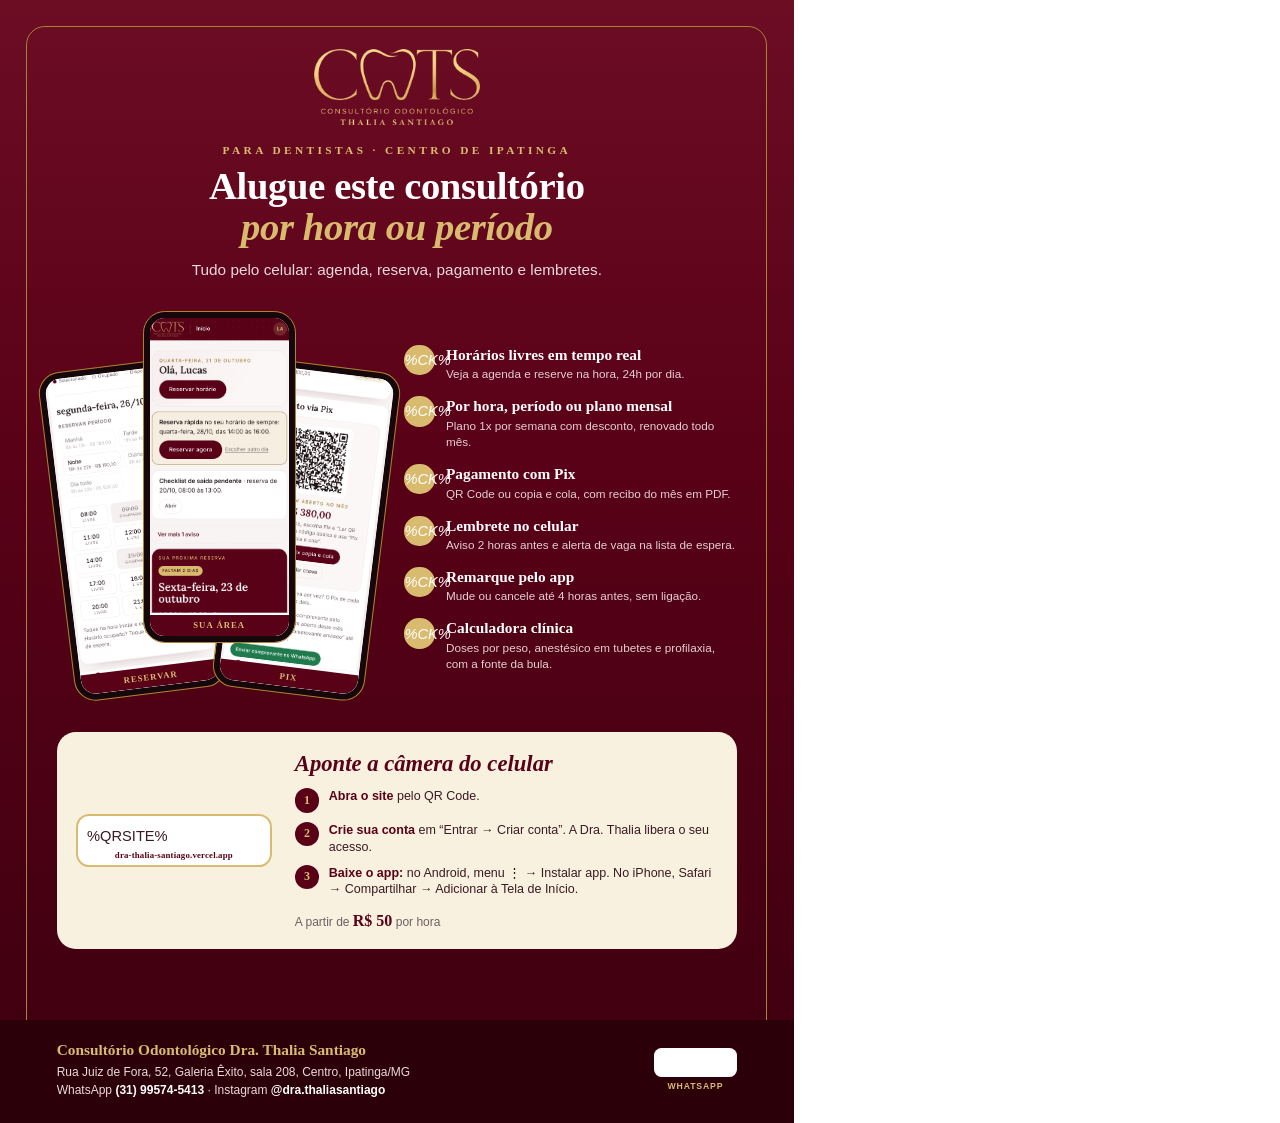
<file: ferramentas/materiais/manual/cartaz.html>
<!doctype html>
<html lang="pt-BR"><head><meta charset="utf-8"><title>Cartaz QR</title>
<style>
@page{size:210mm 297mm;margin:0}
:root{--w:#590117;--w3:#3d000f;--g:#d9bb6f;--g2:#a8852f;--gs:#f8f1df}
*{box-sizing:border-box}
html,body{margin:0;padding:0}
body{font:400 11pt/1.5 Inter,sans-serif;-webkit-print-color-adjust:exact;print-color-adjust:exact}
/* sem box-shadow/blur: o leitor de PDF do iPhone desenha sombras como tarjas escuras */
.pg{width:210mm;height:297mm;position:relative;overflow:hidden;background:linear-gradient(180deg,#6c0d24 0%,var(--w) 40%,var(--w3) 100%);color:#fff;padding:13mm 15mm 0}
.frame{position:absolute;left:7mm;right:7mm;top:7mm;bottom:7mm;border:0.5mm solid #a8852f;border-radius:5mm}
.head{text-align:center;position:relative}
.logo{width:44mm;display:block;margin:0 auto}
.eye{font:600 8.5pt Inter;letter-spacing:.3em;text-transform:uppercase;color:var(--g);margin-top:5mm}
h1{font:600 29pt/1.06 Lora,serif;margin:2.5mm 0 0;letter-spacing:-.01em}
h1 em{color:var(--g)}
.sub{font-size:11.5pt;color:#ecd9dd;margin:3mm auto 0}

.mid{display:grid;grid-template-columns:86mm 1fr;gap:6mm;margin-top:8mm;align-items:center;position:relative}
.phones{position:relative;height:104mm}
.ph{position:absolute;width:40mm;border-radius:5.5mm;border:1.6mm solid #16070a;outline:0.4mm solid #a8852f;overflow:hidden;background:#fff}
.ph img{display:block;width:100%;height:84mm;object-fit:cover;object-position:top}
.ph.a{left:0;top:14mm;transform:rotate(-7deg)}
.ph.b{left:23mm;top:0;z-index:2}
.ph.c{left:46mm;top:14mm;transform:rotate(7deg)}
.ph .tag{position:absolute;left:0;right:0;bottom:0;background:var(--w);color:var(--g);font:600 6.5pt Inter;letter-spacing:.12em;text-transform:uppercase;text-align:center;padding:1.4mm 0}

.ben{list-style:none;margin:0;padding:0;display:grid;gap:3.6mm}
.ben li{display:grid;grid-template-columns:8mm 1fr;gap:3mm;align-items:start}
.ben i{width:8mm;height:8mm;border-radius:50%;background:var(--g);display:grid;place-items:center}
.ben i svg{width:4.6mm;height:4.6mm}
.ben b{display:block;font:600 11.5pt/1.25 Lora,serif;color:#fff}
.ben span{display:block;font-size:8.8pt;line-height:1.4;color:#e4cfd3;margin-top:.6mm}

.qrband{margin-top:7mm;background:var(--gs);border-radius:5mm;display:grid;grid-template-columns:52mm 1fr;gap:6mm;padding:5mm;align-items:center;color:#3a1a22}
.qrbox{background:#fff;border-radius:3.5mm;padding:2.5mm 2.5mm 1.5mm;border:0.6mm solid var(--g)}
.qrbox svg{display:block;width:100%;height:auto}
.qrbox div{font:600 6.6pt Inter;color:var(--w);text-align:center;margin-top:.6mm;letter-spacing:.02em}
.qrband h2{font:italic 600 17pt Lora,serif;color:var(--w);margin:0 0 3mm}
.qrband ol{list-style:none;margin:0;padding:0;display:grid;gap:2.4mm;counter-reset:s}
.qrband li{display:grid;grid-template-columns:6.5mm 1fr;gap:2.5mm;font-size:9.4pt;line-height:1.35;counter-increment:s}
.qrband li::before{content:counter(s);width:6.5mm;height:6.5mm;border-radius:50%;background:var(--w);color:var(--g);font:700 9pt Lora;display:grid;place-items:center}
.qrband li b{color:var(--w)}
.price{margin-top:3.5mm;font-size:9pt;color:#6f6064}
.price b{font:600 12pt Lora;color:var(--w)}

.bot{position:absolute;left:0;right:0;bottom:0;background:#2b0009;color:#fff;padding:5.5mm 15mm 6mm;display:grid;grid-template-columns:1fr 22mm;gap:6mm;align-items:center}
.bot h3{font:600 11.5pt Lora;margin:0 0 1mm;color:var(--g)}
.bot p{margin:0;font-size:9pt;line-height:1.55;color:#ecd9dd}
.bot p b{color:#fff}
.bot .wa{background:#fff;border-radius:2mm;padding:1mm}
.bot .wa svg{display:block;width:100%;height:auto}
.bot small{display:block;font-size:6.5pt;text-align:center;color:var(--g);font-weight:600;letter-spacing:.1em;text-transform:uppercase;margin-top:.8mm}
</style></head><body>
<section class="pg">
  <div class="frame"></div>
  <div class="head">
    <img class="logo" src="logo-dourado.webp" alt="">
    <div class="eye">Para dentistas · Centro de Ipatinga</div>
    <h1>Alugue este consultório<br><em>por hora ou período</em></h1>
    <p class="sub">Tudo pelo celular: agenda, reserva, pagamento e lembretes.</p>
  </div>

  <div class="mid">
    <div class="phones">
      <div class="ph a"><img src="shots/nova_dia.png" alt=""><div class="tag">Reservar</div></div>
      <div class="ph b"><img src="shots/inicio.png" alt=""><div class="tag">Sua área</div></div>
      <div class="ph c"><img src="shots/fin_pix.png" alt=""><div class="tag">Pix</div></div>
    </div>
    <ul class="ben">
      <li><i>%CK%</i><div><b>Horários livres em tempo real</b><span>Veja a agenda e reserve na hora, 24h por dia.</span></div></li>
      <li><i>%CK%</i><div><b>Por hora, período ou plano mensal</b><span>Plano 1x por semana com desconto, renovado todo mês.</span></div></li>
      <li><i>%CK%</i><div><b>Pagamento com Pix</b><span>QR Code ou copia e cola, com recibo do mês em PDF.</span></div></li>
      <li><i>%CK%</i><div><b>Lembrete no celular</b><span>Aviso 2 horas antes e alerta de vaga na lista de espera.</span></div></li>
      <li><i>%CK%</i><div><b>Remarque pelo app</b><span>Mude ou cancele até 4 horas antes, sem ligação.</span></div></li>
      <li><i>%CK%</i><div><b>Calculadora clínica</b><span>Doses por peso, anestésico em tubetes e profilaxia, com a fonte da bula.</span></div></li>
    </ul>
  </div>

  <div class="qrband">
    <div class="qrbox">%QRSITE%<div>dra-thalia-santiago.vercel.app</div></div>
    <div>
      <h2>Aponte a câmera do celular</h2>
      <ol>
        <li><span><b>Abra o site</b> pelo QR Code.</span></li>
        <li><span><b>Crie sua conta</b> em “Entrar → Criar conta”. A Dra. Thalia libera o seu acesso.</span></li>
        <li><span><b>Baixe o app:</b> no Android, menu ⋮ → Instalar app. No iPhone, Safari → Compartilhar → Adicionar à Tela de Início.</span></li>
      </ol>
      <div class="price">A partir de <b>R$ 50</b> por hora</div>
    </div>
  </div>

  <div class="bot">
    <div>
      <h3>Consultório Odontológico Dra. Thalia Santiago</h3>
      <p>Rua Juiz de Fora, 52, Galeria Êxito, sala 208, Centro, Ipatinga/MG<br>WhatsApp <b>(31) 99574-5413</b> · Instagram <b>@dra.thaliasantiago</b></p>
    </div>
    <div><div class="wa">%QRWA%</div><small>WhatsApp</small></div>
  </div>
</section>
</body></html>
</file>
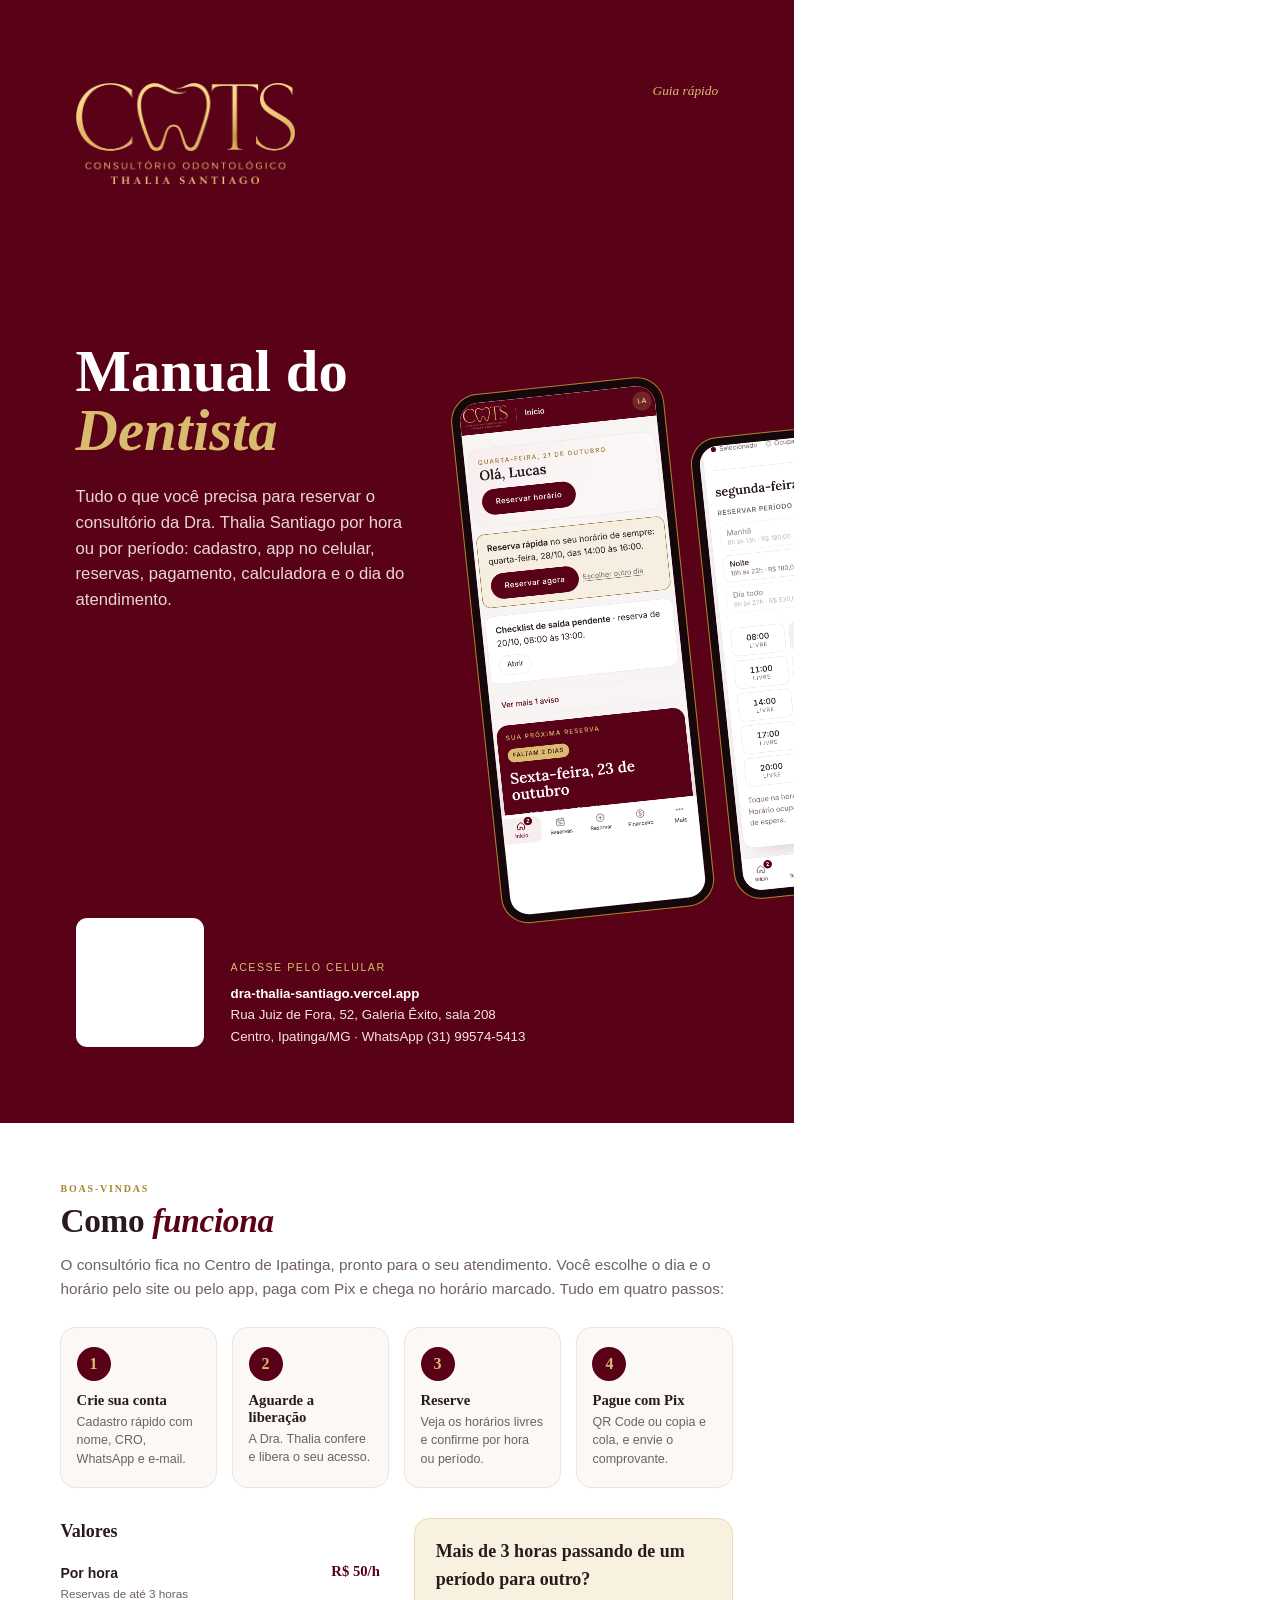
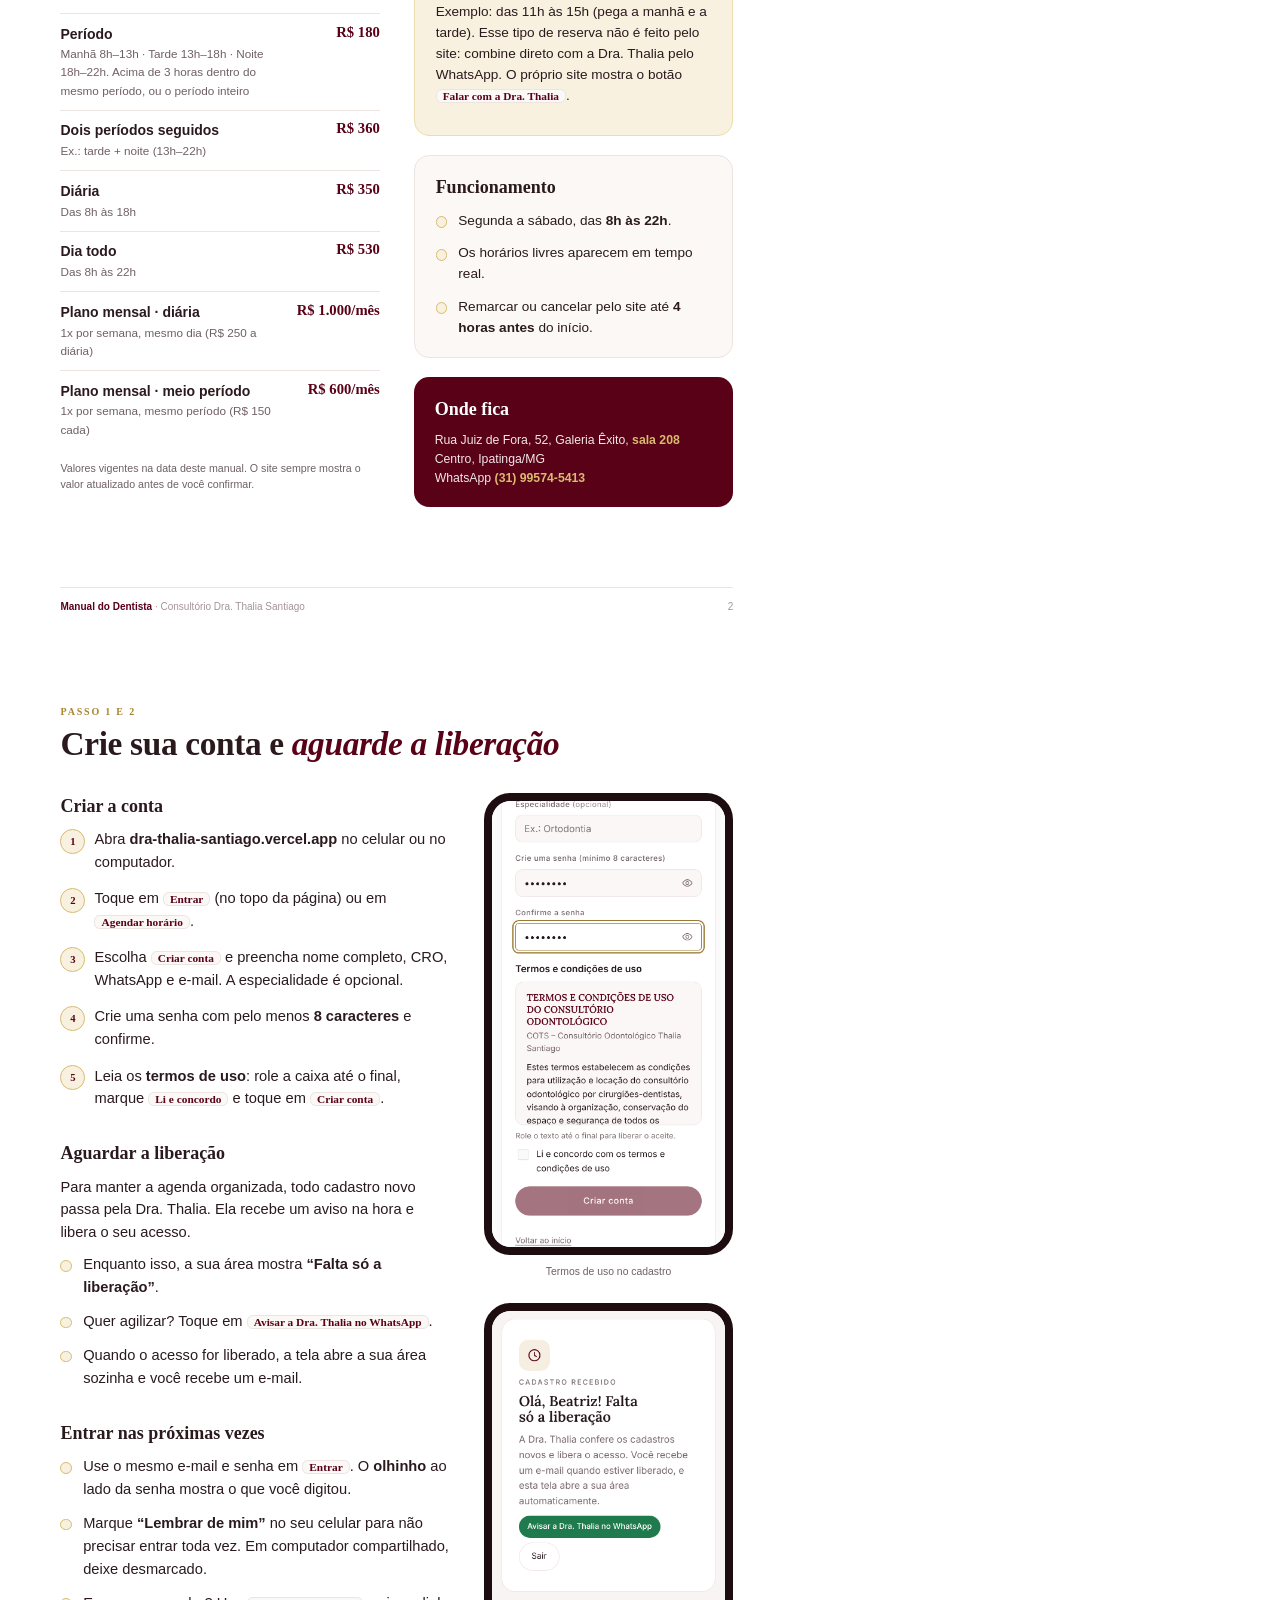
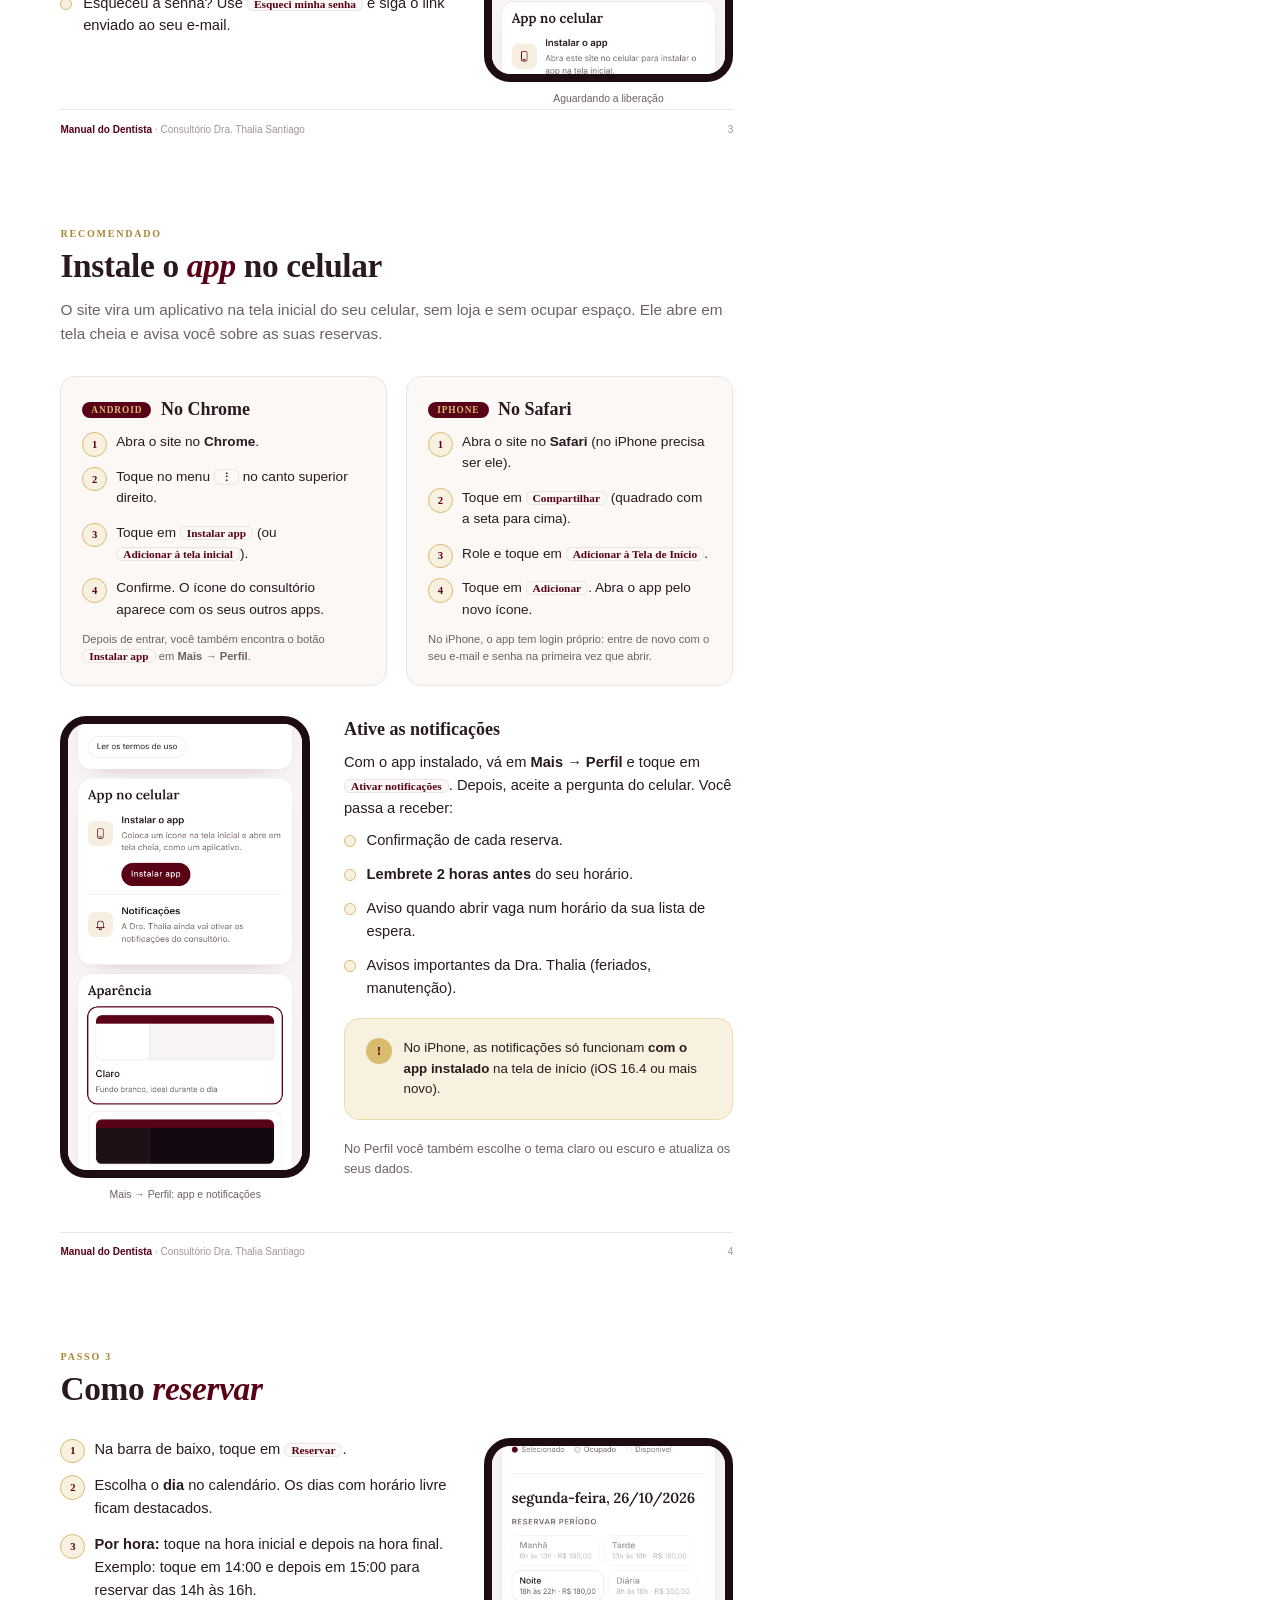
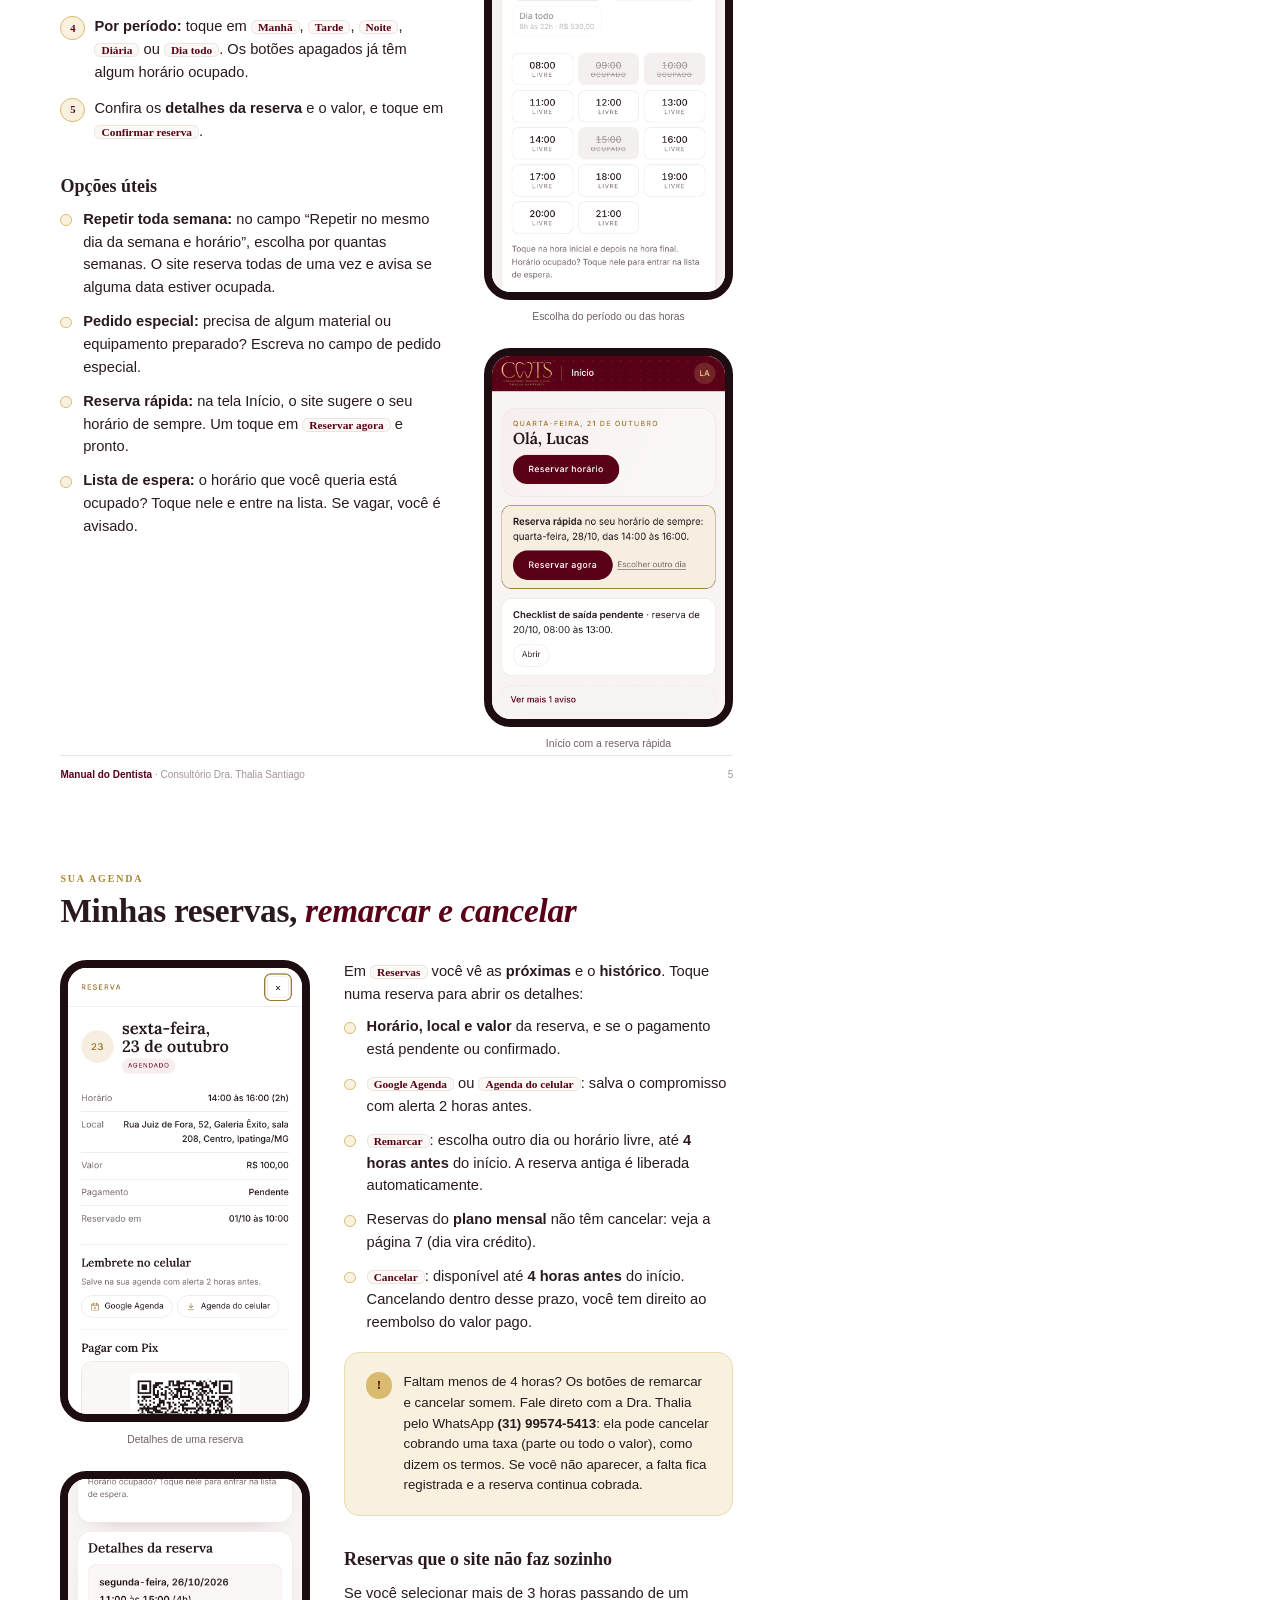
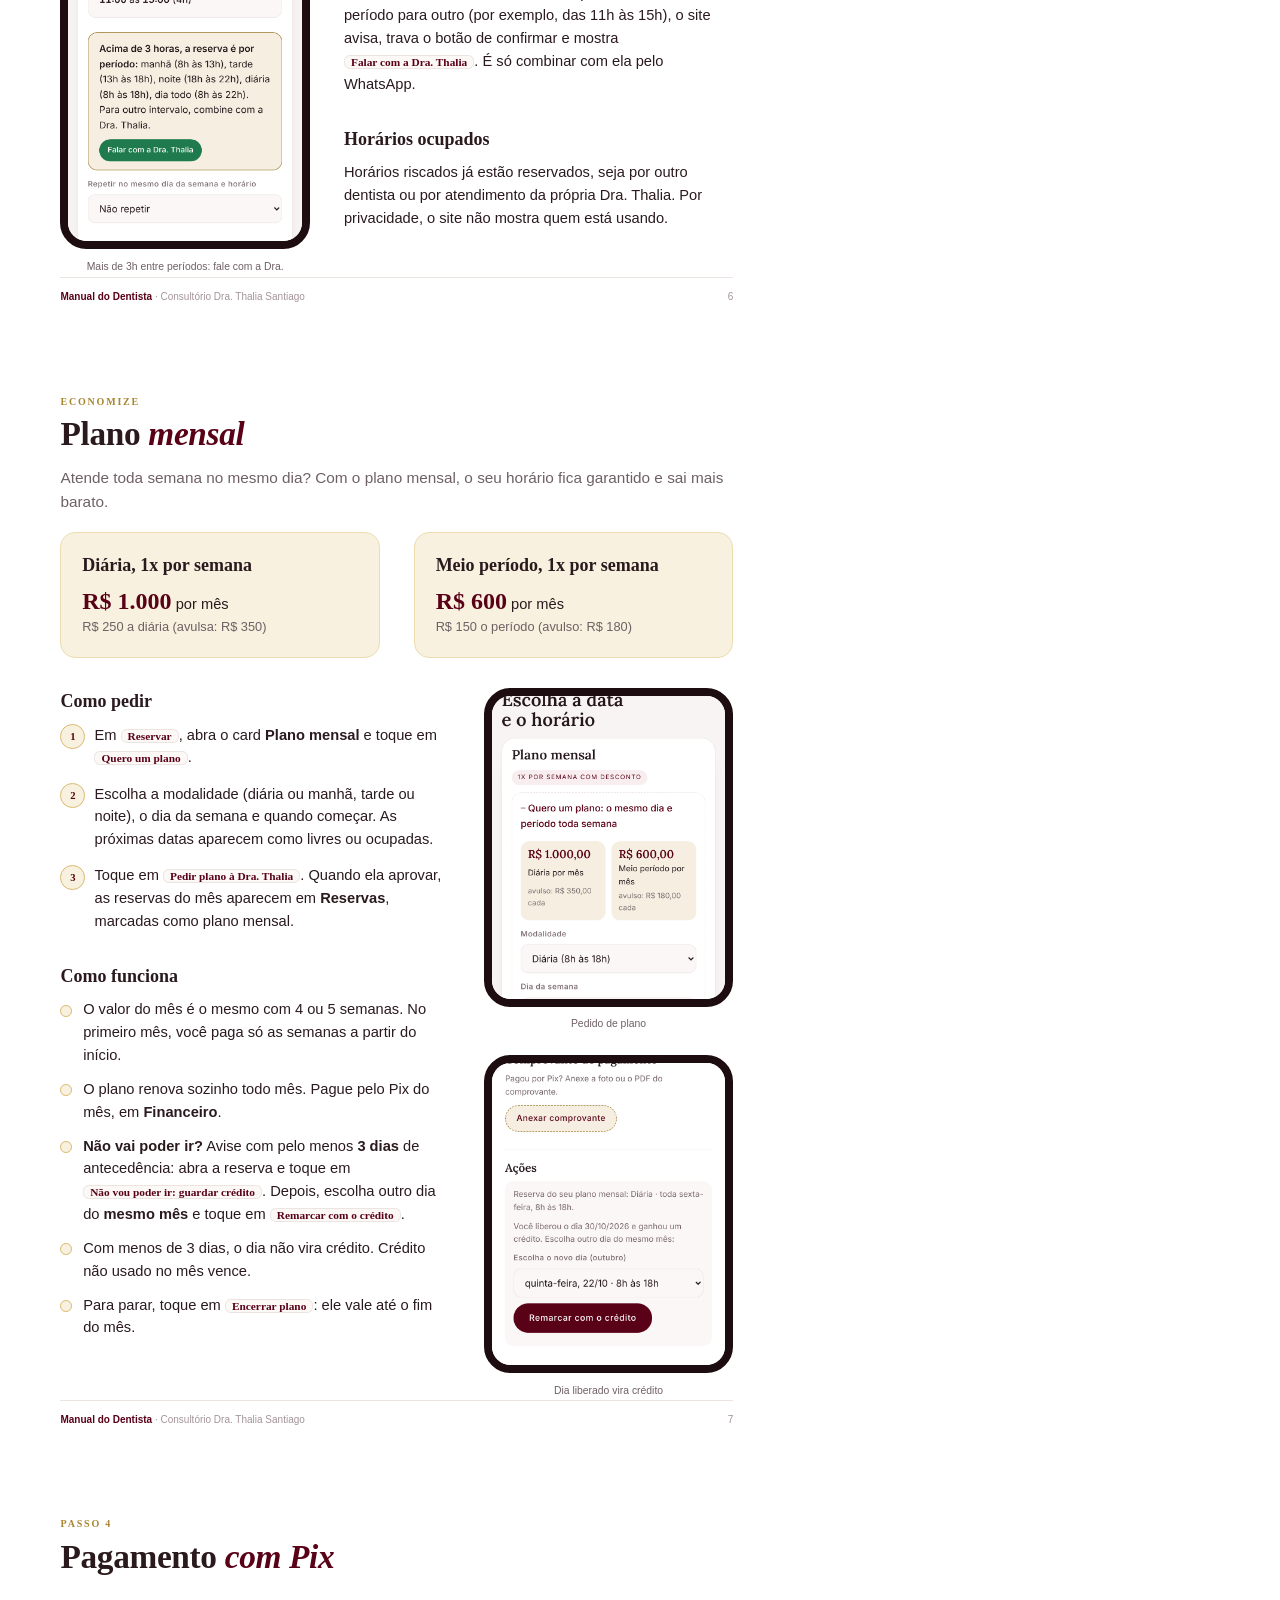
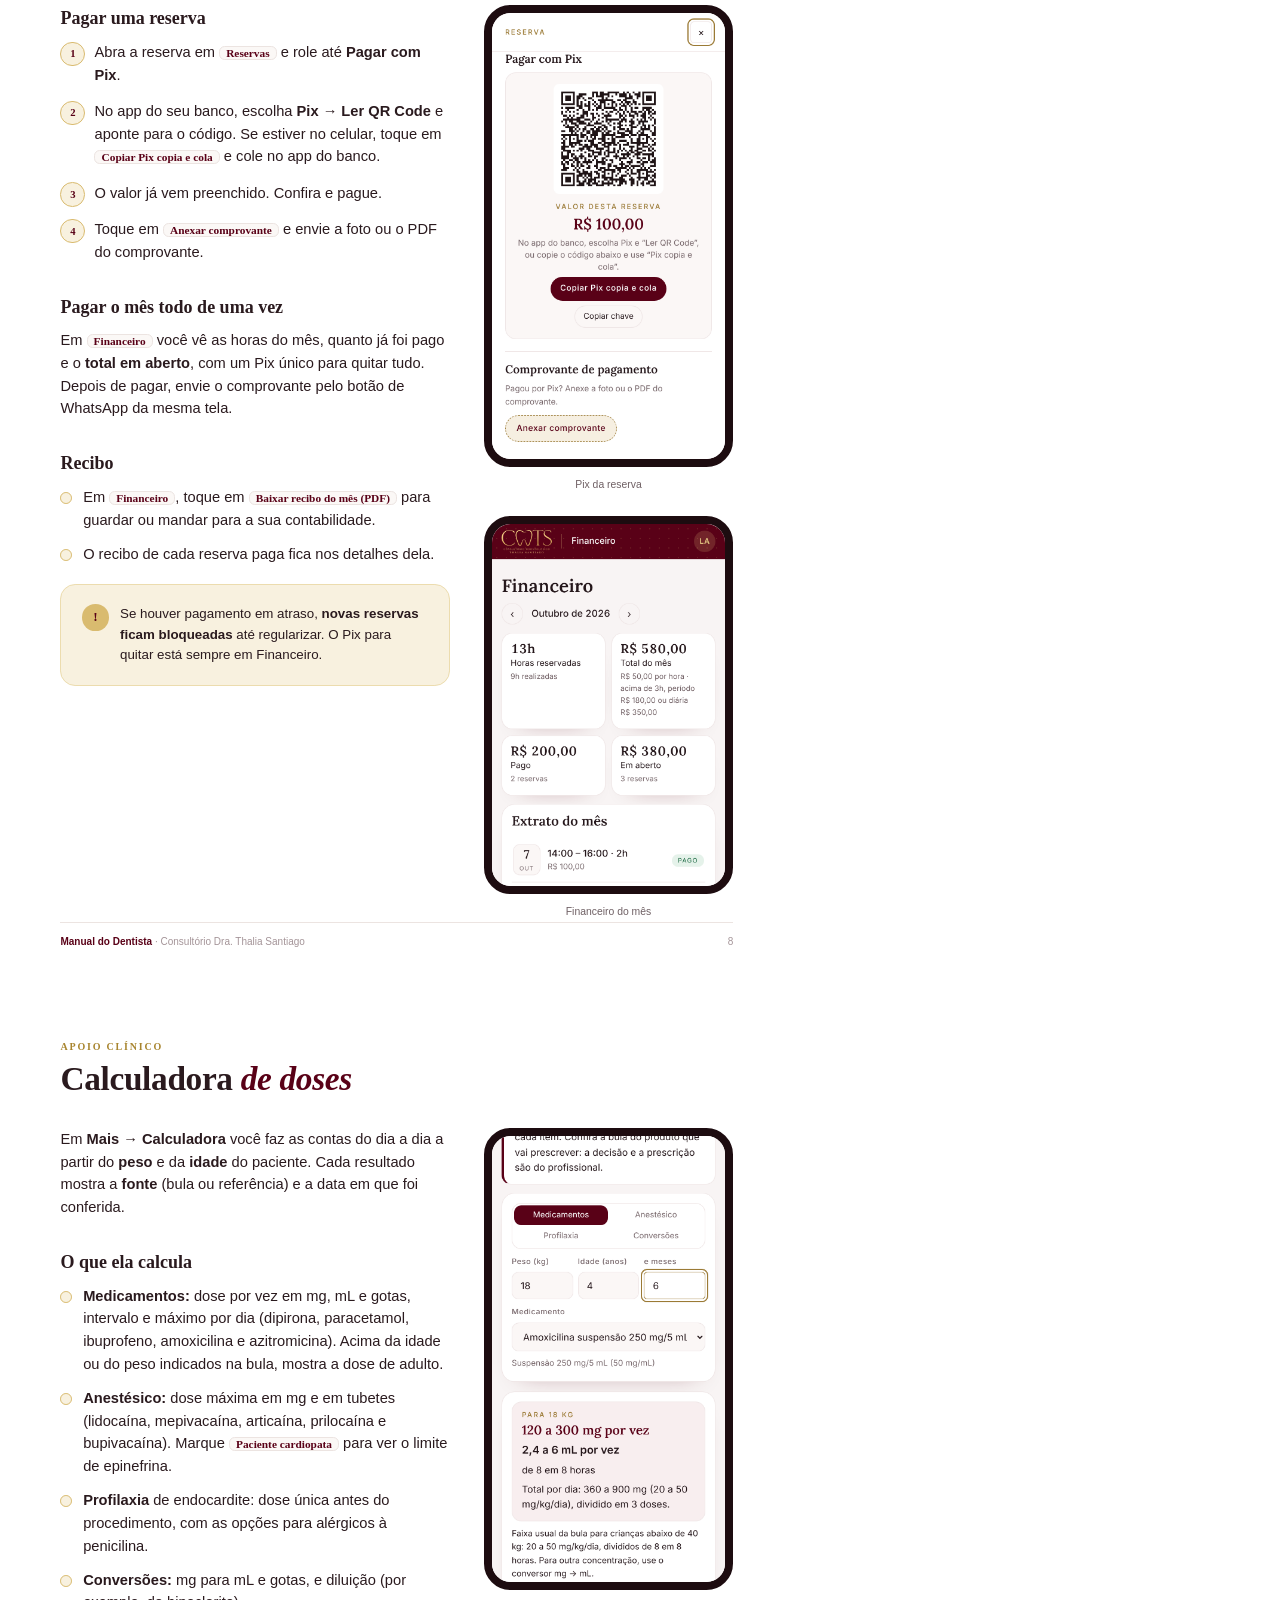
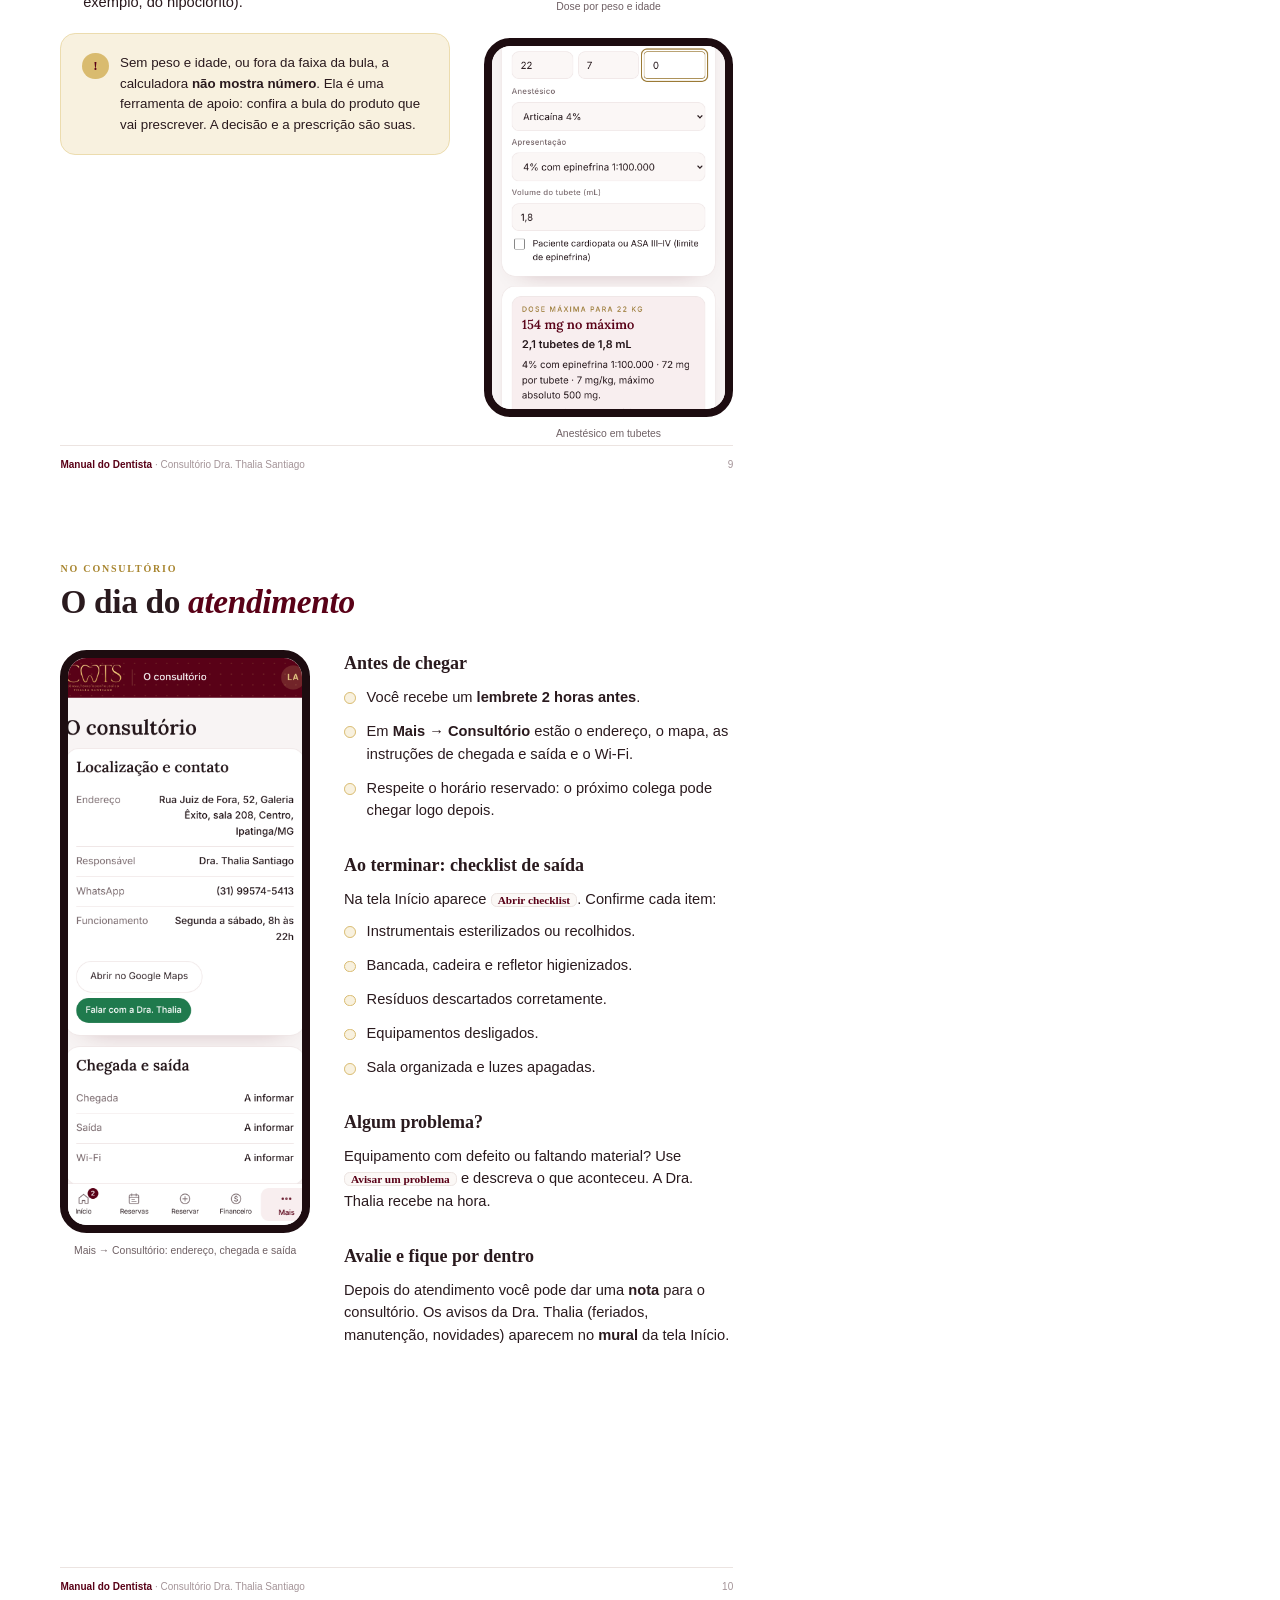
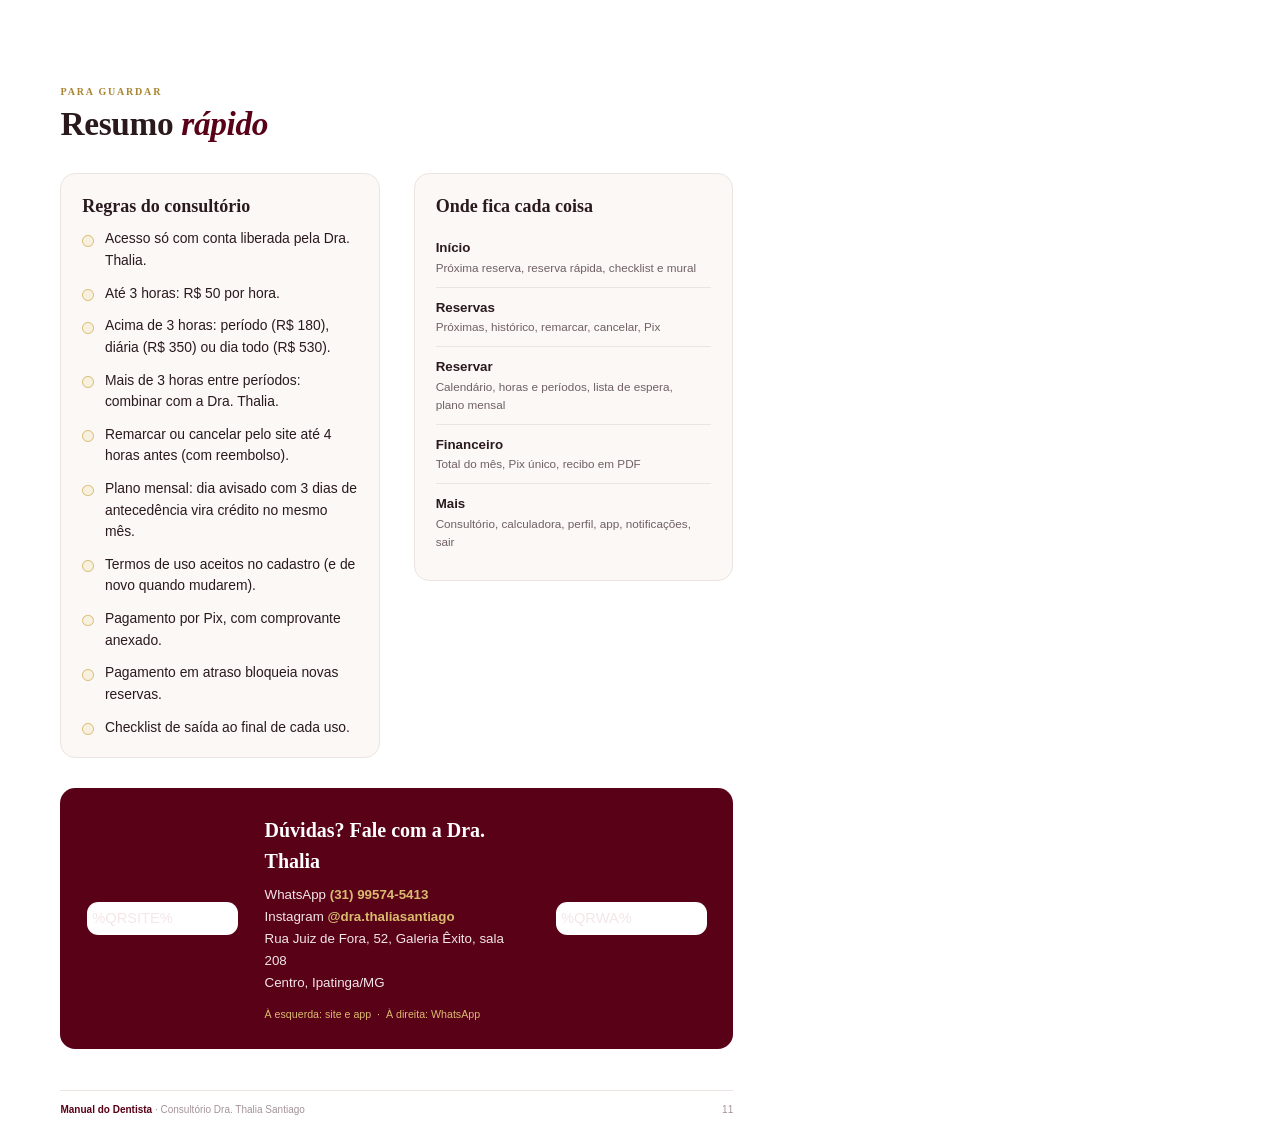
<file: ferramentas/materiais/manual/manual.html>
<!doctype html>
<html lang="pt-BR"><head><meta charset="utf-8"><title>Manual do Dentista</title>
<style>
@page{size:210mm 297mm;margin:0}
:root{--w:#590117;--w2:#7a1a30;--g:#d9bb6f;--g2:#a8852f;--gs:#f8f1df;--ink:#2a1a1e;--mu:#6f6064;--ln:#ece4e1;--soft:#fbf8f6;--ok:#1f8a4c}
*{box-sizing:border-box}
html,body{margin:0;padding:0;background:#fff}
body{font:400 11pt/1.55 Inter,sans-serif;color:var(--ink);-webkit-print-color-adjust:exact;print-color-adjust:exact}
.pg{width:210mm;height:297mm;position:relative;overflow:hidden;page-break-after:always;padding:16mm 16mm 20mm}
.pg:last-child{page-break-after:auto}
h1,h2,h3{font-family:Lora,serif;font-weight:600;margin:0;color:var(--ink)}
h2{font-size:25pt;line-height:1.1;letter-spacing:-.01em}
h2 em{font-style:italic;color:var(--w)}
h3{font-size:13.5pt;margin:0 0 2mm}
p{margin:0 0 2.5mm}
.eye{font:600 7.5pt Inter;letter-spacing:.18em;text-transform:uppercase;color:var(--g2);margin-bottom:2.5mm}
.num{display:inline-grid;place-items:center;width:9mm;height:9mm;border-radius:50%;background:var(--w);color:var(--g);font:600 12pt Lora;margin-right:3mm;vertical-align:middle}
.lead{color:var(--mu);font-size:11.5pt;margin:3.5mm 0 0}
.foot{position:absolute;left:16mm;right:16mm;bottom:8mm;display:flex;justify-content:space-between;font-size:7.5pt;color:#a49498;border-top:1px solid var(--ln);padding-top:3mm}
.foot b{color:var(--w);font-weight:600}
.row{display:grid;gap:9mm;align-items:start}
.c2{grid-template-columns:1fr 1fr}
.cph{grid-template-columns:1fr 66mm}
.cph2{grid-template-columns:66mm 1fr}
.ph{border-radius:7mm;border:2.2mm solid #1d0c10;overflow:hidden;background:#fff;position:relative}
.ph img{display:block;width:100%;object-fit:cover;object-position:top}
.ph.h1 img{height:150mm}
.ph.h2 img{height:118mm}
.ph.h3 img{height:96mm}
.cap{font-size:7.8pt;color:var(--mu);margin-top:2.5mm;text-align:center}
ol.st{list-style:none;padding:0;margin:0;display:grid;gap:3.6mm;counter-reset:s}
ol.st li{position:relative;padding-left:9mm;counter-increment:s}
ol.st li::before{content:counter(s);position:absolute;left:0;top:.2mm;width:6mm;height:6mm;border-radius:50%;background:var(--gs);border:1pt solid var(--g);color:var(--w);font:600 8pt Inter;display:grid;place-items:center}
ul.f{list-style:none;padding:0;margin:0;display:grid;gap:3mm}
ul.f li{position:relative;padding-left:6mm}
ul.f li::before{content:"";position:absolute;left:0;top:1.7mm;width:2.6mm;height:2.6mm;border-radius:50%;background:var(--gs);border:1.2pt solid var(--g)}
b{font-weight:600}
.k{display:inline-block;font:600 8.5pt Inter;background:var(--soft);border:1px solid var(--ln);border-radius:1.5mm;padding:0 1.6mm;color:var(--w);white-space:nowrap}
.box{background:var(--soft);border:1px solid var(--ln);border-radius:4mm;padding:5mm 5.5mm}
.box.gold{background:var(--gs);border-color:#ecdcae}
.box.wine{background:var(--w);border:0;color:#f3e6e8}
.box.wine h3{color:#fff}
.box.wine b{color:var(--g)}
.tip{display:grid;grid-template-columns:7mm 1fr;gap:3mm;align-items:start;font-size:10pt}
.tip i{width:7mm;height:7mm;border-radius:50%;background:var(--g);color:var(--w);font:700 10pt Lora;font-style:normal;display:grid;place-items:center}
table.pr{width:100%;border-collapse:collapse;font-size:10.5pt}
table.pr td{padding:2.6mm 0;border-bottom:1px solid var(--ln);vertical-align:top}
table.pr td:last-child{text-align:right;font:600 11pt Lora;color:var(--w);white-space:nowrap;padding-left:4mm}
table.pr tr:last-child td{border-bottom:0}
table.pr small{color:var(--mu);display:block;font-size:8.8pt}
.mt{margin-top:8mm}.mt2{margin-top:5mm}
.os{display:grid;grid-template-columns:1fr 1fr;gap:5mm}
.os .box h3{display:flex;align-items:center;gap:2.5mm}
.os .box h3 span{font:600 7pt Inter;letter-spacing:.1em;text-transform:uppercase;background:var(--w);color:var(--g);padding:.8mm 2.4mm;border-radius:99px}

/* capa */
.cover{background:var(--w);color:#fff;padding:22mm 20mm}
.cover .logo{width:58mm}
.cover h1{color:#fff;font-size:44pt;line-height:1.02;margin-top:40mm}
.cover h1 em{color:var(--g)}
.cover .sub{color:#e9d6da;font-size:12.5pt;max-width:92mm;margin-top:6mm}
.cover .phs{position:absolute;right:-34mm;bottom:58mm;display:flex;gap:6mm;transform:rotate(-6deg)}
.cover .phs .ph{width:56mm;border-color:#16070a;outline:0.4mm solid #a8852f;}
.cover .phs .ph img{height:118mm}
.cover .phs .ph:nth-child(2){margin-top:18mm}
.cover .bot{position:absolute;left:20mm;bottom:20mm;right:20mm;display:flex;align-items:flex-end;gap:7mm}
.cover .qr{width:34mm;height:34mm;background:#fff;border-radius:3mm;padding:1.4mm}
.cover .qr svg{width:100%;height:100%;display:block}
.cover .bot small{display:block;font-size:8pt;letter-spacing:.14em;text-transform:uppercase;color:var(--g);margin-bottom:2mm}
.cover .bot p{margin:0;font-size:10pt;color:#f3e6e8;line-height:1.6}
.cover .bot b{color:#fff}
.cover .orn{position:absolute;right:20mm;top:22mm;font:italic 10pt Lora;color:var(--g)}

.steps{display:grid;grid-template-columns:repeat(4,1fr);gap:4mm;margin-top:7mm}
.stp{background:var(--soft);border:1px solid var(--ln);border-radius:4mm;padding:5mm 4mm}
.stp .n{width:9mm;height:9mm;border-radius:50%;background:var(--w);color:var(--g);font:600 12pt Lora;display:grid;place-items:center;margin-bottom:3mm}
.stp b{display:block;font:600 11pt Lora;margin-bottom:1mm}
.stp span{font-size:9.4pt;color:var(--mu);line-height:1.45;display:block}
</style></head><body>

<!-- 1. CAPA -->
<section class="pg cover">
  <img class="logo" src="logo-dourado.webp" alt="">
  <div class="orn">Guia rápido</div>
  <h1>Manual do<br><em>Dentista</em></h1>
  <p class="sub">Tudo o que você precisa para reservar o consultório da Dra. Thalia Santiago por hora ou por período: cadastro, app no celular, reservas, pagamento, calculadora e o dia do atendimento.</p>
  <div class="phs">
    <div class="ph"><img src="shots/inicio.png" alt=""></div>
    <div class="ph"><img src="shots/nova_dia.png" alt=""></div>
  </div>
  <div class="bot">
    <div class="qr">%QRSITE%</div>
    <div>
      <small>Acesse pelo celular</small>
      <p><b>dra-thalia-santiago.vercel.app</b><br>Rua Juiz de Fora, 52, Galeria Êxito, sala 208<br>Centro, Ipatinga/MG · WhatsApp (31) 99574-5413</p>
    </div>
  </div>
</section>

<!-- 2. COMO FUNCIONA + VALORES -->
<section class="pg">
  <div class="eye">Boas-vindas</div>
  <h2>Como <em>funciona</em></h2>
  <p class="lead">O consultório fica no Centro de Ipatinga, pronto para o seu atendimento. Você escolhe o dia e o horário pelo site ou pelo app, paga com Pix e chega no horário marcado. Tudo em quatro passos:</p>
  <div class="steps">
    <div class="stp"><div class="n">1</div><b>Crie sua conta</b><span>Cadastro rápido com nome, CRO, WhatsApp e e-mail.</span></div>
    <div class="stp"><div class="n">2</div><b>Aguarde a liberação</b><span>A Dra. Thalia confere e libera o seu acesso.</span></div>
    <div class="stp"><div class="n">3</div><b>Reserve</b><span>Veja os horários livres e confirme por hora ou período.</span></div>
    <div class="stp"><div class="n">4</div><b>Pague com Pix</b><span>QR Code ou copia e cola, e envie o comprovante.</span></div>
  </div>

  <div class="row c2 mt">
    <div>
      <h3>Valores</h3>
      <table class="pr">
        <tr><td><b>Por hora</b><small>Reservas de até 3 horas</small></td><td>R$ 50/h</td></tr>
        <tr><td><b>Período</b><small>Manhã 8h–13h · Tarde 13h–18h · Noite 18h–22h. Acima de 3 horas dentro do mesmo período, ou o período inteiro</small></td><td>R$ 180</td></tr>
        <tr><td><b>Dois períodos seguidos</b><small>Ex.: tarde + noite (13h–22h)</small></td><td>R$ 360</td></tr>
        <tr><td><b>Diária</b><small>Das 8h às 18h</small></td><td>R$ 350</td></tr>
        <tr><td><b>Dia todo</b><small>Das 8h às 22h</small></td><td>R$ 530</td></tr>
        <tr><td><b>Plano mensal · diária</b><small>1x por semana, mesmo dia (R$ 250 a diária)</small></td><td>R$ 1.000/mês</td></tr>
        <tr><td><b>Plano mensal · meio período</b><small>1x por semana, mesmo período (R$ 150 cada)</small></td><td>R$ 600/mês</td></tr>
      </table>
      <p style="font-size:8pt;color:var(--mu);margin-top:3mm">Valores vigentes na data deste manual. O site sempre mostra o valor atualizado antes de você confirmar.</p>
    </div>
    <div>
      <div class="box gold">
        <h3>Mais de 3 horas passando de um período para outro?</h3>
        <p style="font-size:10.2pt">Exemplo: das 11h às 15h (pega a manhã e a tarde). Esse tipo de reserva não é feito pelo site: combine direto com a Dra. Thalia pelo WhatsApp. O próprio site mostra o botão <span class="k">Falar com a Dra. Thalia</span>.</p>
      </div>
      <div class="box mt2">
        <h3>Funcionamento</h3>
        <ul class="f" style="font-size:10.2pt">
          <li>Segunda a sábado, das <b>8h às 22h</b>.</li>
          <li>Os horários livres aparecem em tempo real.</li>
          <li>Remarcar ou cancelar pelo site até <b>4 horas antes</b> do início.</li>
        </ul>
      </div>
      <div class="box wine mt2">
        <h3>Onde fica</h3>
        <p style="font-size:9.2pt;margin:0">Rua Juiz de Fora, 52, Galeria Êxito, <b>sala 208</b><br>Centro, Ipatinga/MG<br>WhatsApp <b>(31) 99574-5413</b></p>
      </div>
    </div>
  </div>
  <div class="foot"><span><b>Manual do Dentista</b> · Consultório Dra. Thalia Santiago</span><span>2</span></div>
</section>

<!-- 3. CONTA -->
<section class="pg">
  <div class="eye">Passo 1 e 2</div>
  <h2>Crie sua conta e <em>aguarde a liberação</em></h2>
  <div class="row cph mt">
    <div>
      <h3>Criar a conta</h3>
      <ol class="st">
        <li>Abra <b>dra-thalia-santiago.vercel.app</b> no celular ou no computador.</li>
        <li>Toque em <span class="k">Entrar</span> (no topo da página) ou em <span class="k">Agendar horário</span>.</li>
        <li>Escolha <span class="k">Criar conta</span> e preencha nome completo, CRO, WhatsApp e e-mail. A especialidade é opcional.</li>
        <li>Crie uma senha com pelo menos <b>8 caracteres</b> e confirme.</li>
        <li>Leia os <b>termos de uso</b>: role a caixa até o final, marque <span class="k">Li e concordo</span> e toque em <span class="k">Criar conta</span>.</li>
      </ol>
      <h3 class="mt">Aguardar a liberação</h3>
      <p>Para manter a agenda organizada, todo cadastro novo passa pela Dra. Thalia. Ela recebe um aviso na hora e libera o seu acesso.</p>
      <ul class="f">
        <li>Enquanto isso, a sua área mostra <b>“Falta só a liberação”</b>.</li>
        <li>Quer agilizar? Toque em <span class="k">Avisar a Dra. Thalia no WhatsApp</span>.</li>
        <li>Quando o acesso for liberado, a tela abre a sua área sozinha e você recebe um e-mail.</li>
      </ul>
      <h3 class="mt">Entrar nas próximas vezes</h3>
      <ul class="f">
        <li>Use o mesmo e-mail e senha em <span class="k">Entrar</span>. O <b>olhinho</b> ao lado da senha mostra o que você digitou.</li>
        <li>Marque <b>“Lembrar de mim”</b> no seu celular para não precisar entrar toda vez. Em computador compartilhado, deixe desmarcado.</li>
        <li>Esqueceu a senha? Use <span class="k">Esqueci minha senha</span> e siga o link enviado ao seu e-mail.</li>
      </ul>
    </div>
    <div>
      <div class="ph h2"><img src="shots/reg_termos.png" alt=""></div>
      <div class="cap">Termos de uso no cadastro</div>
      <div class="ph h3" style="margin-top:6mm"><img src="shots/wait.png" alt=""></div>
      <div class="cap">Aguardando a liberação</div>
    </div>
  </div>
  <div class="foot"><span><b>Manual do Dentista</b> · Consultório Dra. Thalia Santiago</span><span>3</span></div>
</section>

<!-- 4. APP -->
<section class="pg">
  <div class="eye">Recomendado</div>
  <h2>Instale o <em>app</em> no celular</h2>
  <p class="lead">O site vira um aplicativo na tela inicial do seu celular, sem loja e sem ocupar espaço. Ele abre em tela cheia e avisa você sobre as suas reservas.</p>
  <div class="os mt">
    <div class="box"><h3><span>Android</span> No Chrome</h3>
      <ol class="st" style="font-size:10.2pt">
        <li>Abra o site no <b>Chrome</b>.</li>
        <li>Toque no menu <span class="k">⋮</span> no canto superior direito.</li>
        <li>Toque em <span class="k">Instalar app</span> (ou <span class="k">Adicionar à tela inicial</span>).</li>
        <li>Confirme. O ícone do consultório aparece com os seus outros apps.</li>
      </ol>
      <p style="font-size:8.4pt;color:var(--mu);margin:3mm 0 0">Depois de entrar, você também encontra o botão <span class="k">Instalar app</span> em <b>Mais → Perfil</b>.</p>
    </div>
    <div class="box"><h3><span>iPhone</span> No Safari</h3>
      <ol class="st" style="font-size:10.2pt">
        <li>Abra o site no <b>Safari</b> (no iPhone precisa ser ele).</li>
        <li>Toque em <span class="k">Compartilhar</span> (quadrado com a seta para cima).</li>
        <li>Role e toque em <span class="k">Adicionar à Tela de Início</span>.</li>
        <li>Toque em <span class="k">Adicionar</span>. Abra o app pelo novo ícone.</li>
      </ol>
      <p style="font-size:8.4pt;color:var(--mu);margin:3mm 0 0">No iPhone, o app tem login próprio: entre de novo com o seu e-mail e senha na primeira vez que abrir.</p>
    </div>
  </div>
  <div class="row cph2 mt">
    <div>
      <div class="ph h2"><img src="shots/app.png" alt=""></div>
      <div class="cap">Mais → Perfil: app e notificações</div>
    </div>
    <div>
      <h3>Ative as notificações</h3>
      <p>Com o app instalado, vá em <b>Mais → Perfil</b> e toque em <span class="k">Ativar notificações</span>. Depois, aceite a pergunta do celular. Você passa a receber:</p>
      <ul class="f">
        <li>Confirmação de cada reserva.</li>
        <li><b>Lembrete 2 horas antes</b> do seu horário.</li>
        <li>Aviso quando abrir vaga num horário da sua lista de espera.</li>
        <li>Avisos importantes da Dra. Thalia (feriados, manutenção).</li>
      </ul>
      <div class="box gold mt2">
        <div class="tip"><i>!</i><span>No iPhone, as notificações só funcionam <b>com o app instalado</b> na tela de início (iOS 16.4 ou mais novo).</span></div>
      </div>
      <p class="mt2" style="font-size:9.6pt;color:var(--mu)">No Perfil você também escolhe o tema claro ou escuro e atualiza os seus dados.</p>
    </div>
  </div>
  <div class="foot"><span><b>Manual do Dentista</b> · Consultório Dra. Thalia Santiago</span><span>4</span></div>
</section>

<!-- 5. RESERVAR -->
<section class="pg">
  <div class="eye">Passo 3</div>
  <h2>Como <em>reservar</em></h2>
  <div class="row cph mt">
    <div>
      <ol class="st">
        <li>Na barra de baixo, toque em <span class="k">Reservar</span>.</li>
        <li>Escolha o <b>dia</b> no calendário. Os dias com horário livre ficam destacados.</li>
        <li><b>Por hora:</b> toque na hora inicial e depois na hora final. Exemplo: toque em 14:00 e depois em 15:00 para reservar das 14h às 16h.</li>
        <li><b>Por período:</b> toque em <span class="k">Manhã</span>, <span class="k">Tarde</span>, <span class="k">Noite</span>, <span class="k">Diária</span> ou <span class="k">Dia todo</span>. Os botões apagados já têm algum horário ocupado.</li>
        <li>Confira os <b>detalhes da reserva</b> e o valor, e toque em <span class="k">Confirmar reserva</span>.</li>
      </ol>
      <h3 class="mt">Opções úteis</h3>
      <ul class="f">
        <li><b>Repetir toda semana:</b> no campo “Repetir no mesmo dia da semana e horário”, escolha por quantas semanas. O site reserva todas de uma vez e avisa se alguma data estiver ocupada.</li>
        <li><b>Pedido especial:</b> precisa de algum material ou equipamento preparado? Escreva no campo de pedido especial.</li>
        <li><b>Reserva rápida:</b> na tela Início, o site sugere o seu horário de sempre. Um toque em <span class="k">Reservar agora</span> e pronto.</li>
        <li><b>Lista de espera:</b> o horário que você queria está ocupado? Toque nele e entre na lista. Se vagar, você é avisado.</li>
      </ul>
    </div>
    <div>
      <div class="ph h2"><img src="shots/nova_dia.png" alt=""></div>
      <div class="cap">Escolha do período ou das horas</div>
      <div class="ph h3" style="margin-top:6mm"><img src="shots/inicio.png" alt=""></div>
      <div class="cap">Início com a reserva rápida</div>
    </div>
  </div>
  <div class="foot"><span><b>Manual do Dentista</b> · Consultório Dra. Thalia Santiago</span><span>5</span></div>
</section>

<!-- 6. MINHAS RESERVAS -->
<section class="pg">
  <div class="eye">Sua agenda</div>
  <h2>Minhas reservas, <em>remarcar e cancelar</em></h2>
  <div class="row cph2 mt">
    <div>
      <div class="ph h2"><img src="shots/drawer.png" alt=""></div>
      <div class="cap">Detalhes de uma reserva</div>
      <div class="ph h3" style="margin-top:6mm"><img src="shots/nova_cruza.png" alt=""></div>
      <div class="cap">Mais de 3h entre períodos: fale com a Dra.</div>
    </div>
    <div>
      <p>Em <span class="k">Reservas</span> você vê as <b>próximas</b> e o <b>histórico</b>. Toque numa reserva para abrir os detalhes:</p>
      <ul class="f">
        <li><b>Horário, local e valor</b> da reserva, e se o pagamento está pendente ou confirmado.</li>
        <li><span class="k">Google Agenda</span> ou <span class="k">Agenda do celular</span>: salva o compromisso com alerta 2 horas antes.</li>
        <li><span class="k">Remarcar</span>: escolha outro dia ou horário livre, até <b>4 horas antes</b> do início. A reserva antiga é liberada automaticamente.</li>
        <li>Reservas do <b>plano mensal</b> não têm cancelar: veja a página 7 (dia vira crédito).</li>
        <li><span class="k">Cancelar</span>: disponível até <b>4 horas antes</b> do início. Cancelando dentro desse prazo, você tem direito ao reembolso do valor pago.</li>
      </ul>
      <div class="box gold mt2">
        <div class="tip"><i>!</i><span>Faltam menos de 4 horas? Os botões de remarcar e cancelar somem. Fale direto com a Dra. Thalia pelo WhatsApp <b>(31) 99574-5413</b>: ela pode cancelar cobrando uma taxa (parte ou todo o valor), como dizem os termos. Se você não aparecer, a falta fica registrada e a reserva continua cobrada.</span></div>
      </div>
      <h3 class="mt">Reservas que o site não faz sozinho</h3>
      <p>Se você selecionar mais de 3 horas passando de um período para outro (por exemplo, das 11h às 15h), o site avisa, trava o botão de confirmar e mostra <span class="k">Falar com a Dra. Thalia</span>. É só combinar com ela pelo WhatsApp.</p>
      <h3 class="mt">Horários ocupados</h3>
      <p>Horários riscados já estão reservados, seja por outro dentista ou por atendimento da própria Dra. Thalia. Por privacidade, o site não mostra quem está usando.</p>
    </div>
  </div>
  <div class="foot"><span><b>Manual do Dentista</b> · Consultório Dra. Thalia Santiago</span><span>6</span></div>
</section>

<!-- 7. PLANO MENSAL -->
<section class="pg">
  <div class="eye">Economize</div>
  <h2>Plano <em>mensal</em></h2>
  <p class="lead">Atende toda semana no mesmo dia? Com o plano mensal, o seu horário fica garantido e sai mais barato.</p>
  <div class="row c2 mt2">
    <div class="box gold"><h3>Diária, 1x por semana</h3><p style="margin:0"><b style="font:600 18pt Lora;color:var(--w)">R$ 1.000</b> por mês<br><span style="font-size:9.6pt;color:var(--mu)">R$ 250 a diária (avulsa: R$ 350)</span></p></div>
    <div class="box gold"><h3>Meio período, 1x por semana</h3><p style="margin:0"><b style="font:600 18pt Lora;color:var(--w)">R$ 600</b> por mês<br><span style="font-size:9.6pt;color:var(--mu)">R$ 150 o período (avulso: R$ 180)</span></p></div>
  </div>
  <div class="row cph mt">
    <div>
      <h3>Como pedir</h3>
      <ol class="st">
        <li>Em <span class="k">Reservar</span>, abra o card <b>Plano mensal</b> e toque em <span class="k">Quero um plano</span>.</li>
        <li>Escolha a modalidade (diária ou manhã, tarde ou noite), o dia da semana e quando começar. As próximas datas aparecem como livres ou ocupadas.</li>
        <li>Toque em <span class="k">Pedir plano à Dra. Thalia</span>. Quando ela aprovar, as reservas do mês aparecem em <b>Reservas</b>, marcadas como plano mensal.</li>
      </ol>
      <h3 class="mt">Como funciona</h3>
      <ul class="f">
        <li>O valor do mês é o mesmo com 4 ou 5 semanas. No primeiro mês, você paga só as semanas a partir do início.</li>
        <li>O plano renova sozinho todo mês. Pague pelo Pix do mês, em <b>Financeiro</b>.</li>
        <li><b>Não vai poder ir?</b> Avise com pelo menos <b>3 dias</b> de antecedência: abra a reserva e toque em <span class="k">Não vou poder ir: guardar crédito</span>. Depois, escolha outro dia do <b>mesmo mês</b> e toque em <span class="k">Remarcar com o crédito</span>.</li>
        <li>Com menos de 3 dias, o dia não vira crédito. Crédito não usado no mês vence.</li>
        <li>Para parar, toque em <span class="k">Encerrar plano</span>: ele vale até o fim do mês.</li>
      </ul>
    </div>
    <div>
      <div class="ph h3"><img src="shots/plano_form.png" alt="" style="height:80mm"></div>
      <div class="cap">Pedido de plano</div>
      <div class="ph h3" style="margin-top:6mm"><img src="shots/credito.png" alt="" style="object-position:bottom;height:80mm"></div>
      <div class="cap">Dia liberado vira crédito</div>
    </div>
  </div>
  <div class="foot"><span><b>Manual do Dentista</b> · Consultório Dra. Thalia Santiago</span><span>7</span></div>
</section>

<!-- 7. PAGAMENTO -->
<section class="pg">
  <div class="eye">Passo 4</div>
  <h2>Pagamento <em>com Pix</em></h2>
  <div class="row cph mt">
    <div>
      <h3>Pagar uma reserva</h3>
      <ol class="st">
        <li>Abra a reserva em <span class="k">Reservas</span> e role até <b>Pagar com Pix</b>.</li>
        <li>No app do seu banco, escolha <b>Pix → Ler QR Code</b> e aponte para o código. Se estiver no celular, toque em <span class="k">Copiar Pix copia e cola</span> e cole no app do banco.</li>
        <li>O valor já vem preenchido. Confira e pague.</li>
        <li>Toque em <span class="k">Anexar comprovante</span> e envie a foto ou o PDF do comprovante.</li>
      </ol>
      <h3 class="mt">Pagar o mês todo de uma vez</h3>
      <p>Em <span class="k">Financeiro</span> você vê as horas do mês, quanto já foi pago e o <b>total em aberto</b>, com um Pix único para quitar tudo. Depois de pagar, envie o comprovante pelo botão de WhatsApp da mesma tela.</p>
      <h3 class="mt">Recibo</h3>
      <ul class="f">
        <li>Em <span class="k">Financeiro</span>, toque em <span class="k">Baixar recibo do mês (PDF)</span> para guardar ou mandar para a sua contabilidade.</li>
        <li>O recibo de cada reserva paga fica nos detalhes dela.</li>
      </ul>
      <div class="box gold mt2">
        <div class="tip"><i>!</i><span>Se houver pagamento em atraso, <b>novas reservas ficam bloqueadas</b> até regularizar. O Pix para quitar está sempre em Financeiro.</span></div>
      </div>
    </div>
    <div>
      <div class="ph h2"><img src="shots/drawer_pix.png" alt=""></div>
      <div class="cap">Pix da reserva</div>
      <div class="ph h3" style="margin-top:6mm"><img src="shots/fin.png" alt=""></div>
      <div class="cap">Financeiro do mês</div>
    </div>
  </div>
  <div class="foot"><span><b>Manual do Dentista</b> · Consultório Dra. Thalia Santiago</span><span>8</span></div>
</section>

<!-- 8b. CALCULADORA -->
<section class="pg">
  <div class="eye">Apoio clínico</div>
  <h2>Calculadora <em>de doses</em></h2>
  <div class="row cph mt">
    <div>
      <p>Em <b>Mais → Calculadora</b> você faz as contas do dia a dia a partir do <b>peso</b> e da <b>idade</b> do paciente. Cada resultado mostra a <b>fonte</b> (bula ou referência) e a data em que foi conferida.</p>
      <h3 class="mt">O que ela calcula</h3>
      <ul class="f">
        <li><b>Medicamentos:</b> dose por vez em mg, mL e gotas, intervalo e máximo por dia (dipirona, paracetamol, ibuprofeno, amoxicilina e azitromicina). Acima da idade ou do peso indicados na bula, mostra a dose de adulto.</li>
        <li><b>Anestésico:</b> dose máxima em mg e em tubetes (lidocaína, mepivacaína, articaína, prilocaína e bupivacaína). Marque <span class="k">Paciente cardiopata</span> para ver o limite de epinefrina.</li>
        <li><b>Profilaxia</b> de endocardite: dose única antes do procedimento, com as opções para alérgicos à penicilina.</li>
        <li><b>Conversões:</b> mg para mL e gotas, e diluição (por exemplo, do hipoclorito).</li>
      </ul>
      <div class="box gold mt2">
        <div class="tip"><i>!</i><span>Sem peso e idade, ou fora da faixa da bula, a calculadora <b>não mostra número</b>. Ela é uma ferramenta de apoio: confira a bula do produto que vai prescrever. A decisão e a prescrição são suas.</span></div>
      </div>
    </div>
    <div>
      <div class="ph h2"><img src="shots/calc_med.png" alt=""></div>
      <div class="cap">Dose por peso e idade</div>
      <div class="ph h3" style="margin-top:6mm"><img src="shots/calc_anest.png" alt=""></div>
      <div class="cap">Anestésico em tubetes</div>
    </div>
  </div>
  <div class="foot"><span><b>Manual do Dentista</b> · Consultório Dra. Thalia Santiago</span><span>9</span></div>
</section>

<!-- 8. NO DIA -->
<section class="pg">
  <div class="eye">No consultório</div>
  <h2>O dia do <em>atendimento</em></h2>
  <div class="row cph2 mt">
    <div>
      <div class="ph h1"><img src="shots/consultorio.png" alt=""></div>
      <div class="cap">Mais → Consultório: endereço, chegada e saída</div>
    </div>
    <div>
      <h3>Antes de chegar</h3>
      <ul class="f">
        <li>Você recebe um <b>lembrete 2 horas antes</b>.</li>
        <li>Em <b>Mais → Consultório</b> estão o endereço, o mapa, as instruções de chegada e saída e o Wi-Fi.</li>
        <li>Respeite o horário reservado: o próximo colega pode chegar logo depois.</li>
      </ul>
      <h3 class="mt">Ao terminar: checklist de saída</h3>
      <p>Na tela Início aparece <span class="k">Abrir checklist</span>. Confirme cada item:</p>
      <ul class="f">
        <li>Instrumentais esterilizados ou recolhidos.</li>
        <li>Bancada, cadeira e refletor higienizados.</li>
        <li>Resíduos descartados corretamente.</li>
        <li>Equipamentos desligados.</li>
        <li>Sala organizada e luzes apagadas.</li>
      </ul>
      <h3 class="mt">Algum problema?</h3>
      <p>Equipamento com defeito ou faltando material? Use <span class="k">Avisar um problema</span> e descreva o que aconteceu. A Dra. Thalia recebe na hora.</p>
      <h3 class="mt">Avalie e fique por dentro</h3>
      <p>Depois do atendimento você pode dar uma <b>nota</b> para o consultório. Os avisos da Dra. Thalia (feriados, manutenção, novidades) aparecem no <b>mural</b> da tela Início.</p>
    </div>
  </div>
  <div class="foot"><span><b>Manual do Dentista</b> · Consultório Dra. Thalia Santiago</span><span>10</span></div>
</section>

<!-- 9. RESUMO -->
<section class="pg">
  <div class="eye">Para guardar</div>
  <h2>Resumo <em>rápido</em></h2>
  <div class="row c2 mt">
    <div class="box">
      <h3>Regras do consultório</h3>
      <ul class="f" style="font-size:10.4pt">
        <li>Acesso só com conta liberada pela Dra. Thalia.</li>
        <li>Até 3 horas: R$ 50 por hora.</li>
        <li>Acima de 3 horas: período (R$ 180), diária (R$ 350) ou dia todo (R$ 530).</li>
        <li>Mais de 3 horas entre períodos: combinar com a Dra. Thalia.</li>
        <li>Remarcar ou cancelar pelo site até 4 horas antes (com reembolso).</li>
        <li>Plano mensal: dia avisado com 3 dias de antecedência vira crédito no mesmo mês.</li>
        <li>Termos de uso aceitos no cadastro (e de novo quando mudarem).</li>
        <li>Pagamento por Pix, com comprovante anexado.</li>
        <li>Pagamento em atraso bloqueia novas reservas.</li>
        <li>Checklist de saída ao final de cada uso.</li>
      </ul>
    </div>
    <div class="box">
      <h3>Onde fica cada coisa</h3>
      <table class="pr" style="font-size:10pt">
        <tr><td><b>Início</b><small>Próxima reserva, reserva rápida, checklist e mural</small></td><td></td></tr>
        <tr><td><b>Reservas</b><small>Próximas, histórico, remarcar, cancelar, Pix</small></td><td></td></tr>
        <tr><td><b>Reservar</b><small>Calendário, horas e períodos, lista de espera, plano mensal</small></td><td></td></tr>
        <tr><td><b>Financeiro</b><small>Total do mês, Pix único, recibo em PDF</small></td><td></td></tr>
        <tr><td><b>Mais</b><small>Consultório, calculadora, perfil, app, notificações, sair</small></td><td></td></tr>
      </table>
    </div>
  </div>
  <div class="box wine mt" style="display:grid;grid-template-columns:40mm 1fr 40mm;gap:7mm;align-items:center;padding:7mm">
    <div style="background:#fff;border-radius:3mm;padding:1.4mm">%QRSITE%</div>
    <div>
      <h3 style="font-size:15pt">Dúvidas? Fale com a Dra. Thalia</h3>
      <p style="margin:2mm 0 0;font-size:10pt;line-height:1.65">WhatsApp <b>(31) 99574-5413</b><br>Instagram <b>@dra.thaliasantiago</b><br>Rua Juiz de Fora, 52, Galeria Êxito, sala 208<br>Centro, Ipatinga/MG</p>
      <p style="margin:3mm 0 0;font-size:8pt;color:var(--g)">À esquerda: site e app &nbsp;·&nbsp; À direita: WhatsApp</p>
    </div>
    <div style="background:#fff;border-radius:3mm;padding:1.4mm">%QRWA%</div>
  </div>
  <div class="foot"><span><b>Manual do Dentista</b> · Consultório Dra. Thalia Santiago</span><span>11</span></div>
</section>
</body></html>
</file>
